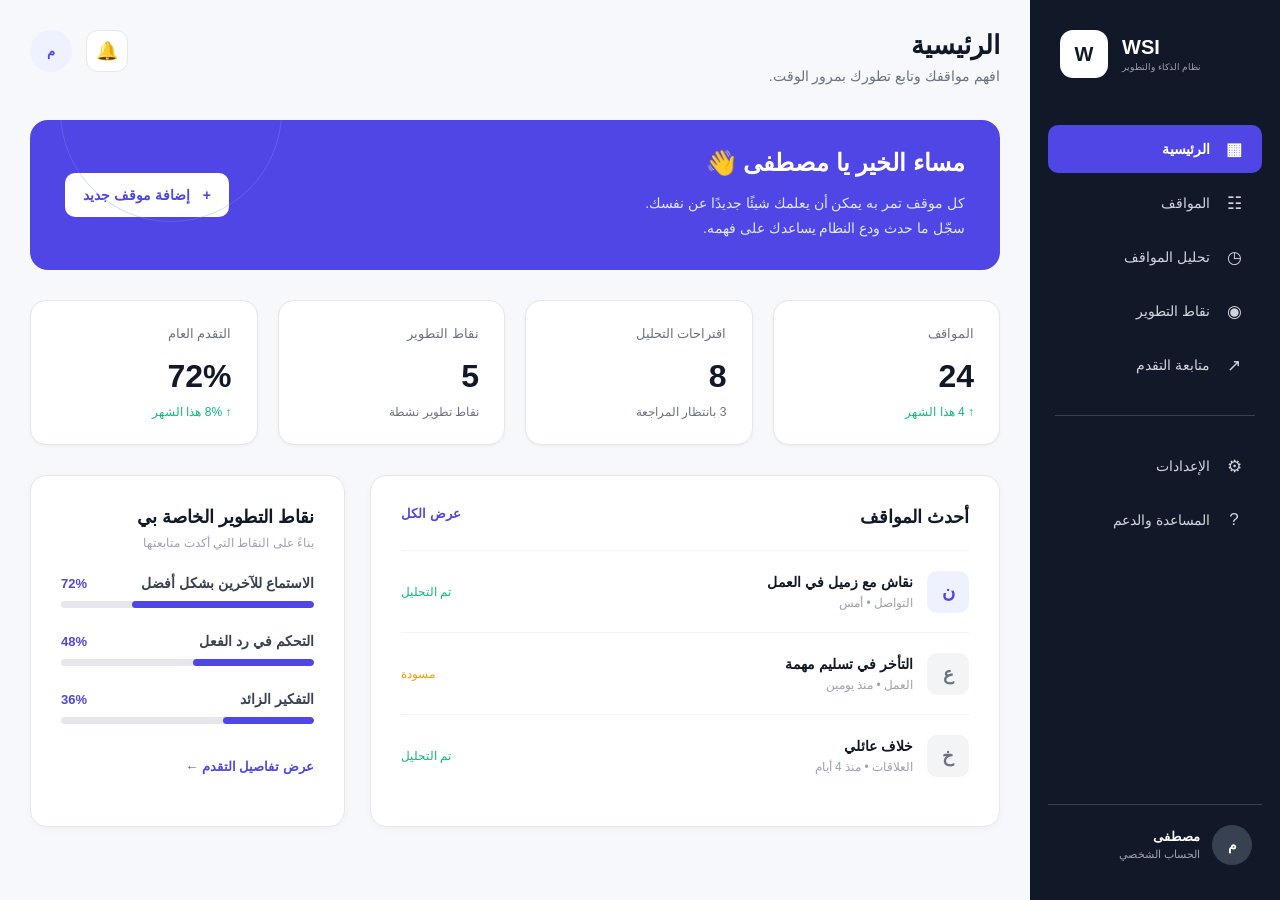
<file: index.html>
<!DOCTYPE html>
<html lang="ar" dir="rtl">

<head>
    <meta charset="UTF-8">

    <meta
        name="viewport"
        content="width=device-width, initial-scale=1.0"
    >

    <title>WSI - نظام التطوير والمهارات</title>

    <link
        rel="stylesheet"
        href="css/style.css"
    >
</head>

<body>

    <!-- =========================================
         APP
         ========================================= -->

    <div class="app">

        <!-- =====================================
             SIDEBAR
             ===================================== -->

        <aside class="sidebar">

            <!-- Logo -->

            <div class="sidebar-logo">

                <div class="logo-box">
                    W
                </div>

                <div class="logo-text">

                    <strong>WSI</strong>

                    <span>
                        نظام الذكاء والتطوير
                    </span>

                </div>

            </div>


            <!-- Navigation -->

            <nav class="sidebar-nav">

                <a
                    href="index.html"
                    class="nav-item active"
                >

                    <span class="nav-icon">
                        ▦
                    </span>

                    <span>
                        الرئيسية
                    </span>

                </a>


                <a
                    href="pages/situations.html"
                    class="nav-item"
                >

                    <span class="nav-icon">
                        ☷
                    </span>

                    <span>
                        المواقف
                    </span>

                </a>


                <a
                    href="pages/ai-analysis.html"
                    class="nav-item"
                >

                    <span class="nav-icon">
                        ◷
                    </span>

                    <span>
                        تحليل المواقف
                    </span>

                </a>


                <a
                    href="pages/my-weaknesses.html"
                    class="nav-item"
                >

                    <span class="nav-icon">
                        ◉
                    </span>

                    <span>
                        نقاط التطوير
                    </span>

                </a>


                <a
                    href="pages/progress.html"
                    class="nav-item"
                >

                    <span class="nav-icon">
                        ↗
                    </span>

                    <span>
                        متابعة التقدم
                    </span>

                </a>


                <div class="nav-divider"></div>


                <a
                    href="#"
                    class="nav-item"
                >

                    <span class="nav-icon">
                        ⚙
                    </span>

                    <span>
                        الإعدادات
                    </span>

                </a>


                <a
                    href="#"
                    class="nav-item"
                >

                    <span class="nav-icon">
                        ?
                    </span>

                    <span>
                        المساعدة والدعم
                    </span>

                </a>

            </nav>


            <!-- User -->

            <div class="sidebar-user">

                <div class="user-avatar">
                    م
                </div>

                <div class="user-info">

                    <strong>
                        مصطفى
                    </strong>

                    <span>
                        الحساب الشخصي
                    </span>

                </div>

            </div>

        </aside>


        <!-- =====================================
             MAIN
             ===================================== -->

        <main class="main-content">


            <!-- =================================
                 HEADER
                 ================================= -->

            <header class="top-header">

                <div class="header-text">

                    <h1>
                        الرئيسية
                    </h1>

                    <p>
                        افهم مواقفك وتابع تطورك بمرور الوقت.
                    </p>

                </div>


                <div class="header-actions">

                    <button
                        class="icon-button"
                        aria-label="الإشعارات"
                    >
                        🔔
                    </button>

                    <div class="header-avatar">
                        م
                    </div>

                </div>

            </header>


            <!-- =================================
                 WELCOME
                 ================================= -->

            <section class="welcome-card">

                <div class="welcome-content">

                    <h2>
                        مساء الخير يا مصطفى 👋
                    </h2>

                    <p>
                        كل موقف تمر به يمكن أن يعلمك شيئًا جديدًا عن نفسك.
                    </p>

                    <p>
                        سجّل ما حدث ودع النظام يساعدك على فهمه.
                    </p>

                </div>


                <button class="btn btn-light">

                    <span>
                        +
                    </span>

                    إضافة موقف جديد

                </button>

            </section>


            <!-- =================================
                 STATISTICS
                 ================================= -->

            <section class="stats-grid">


                <!-- Card -->

                <article class="stat-card">

                    <div class="stat-label">
                        المواقف
                    </div>

                    <div class="stat-value">
                        24
                    </div>

                    <div class="stat-change success">
                        ↑ 4 هذا الشهر
                    </div>

                </article>


                <!-- Card -->

                <article class="stat-card">

                    <div class="stat-label">
                        اقتراحات التحليل
                    </div>

                    <div class="stat-value">
                        8
                    </div>

                    <div class="stat-change">
                        3 بانتظار المراجعة
                    </div>

                </article>


                <!-- Card -->

                <article class="stat-card">

                    <div class="stat-label">
                        نقاط التطوير
                    </div>

                    <div class="stat-value">
                        5
                    </div>

                    <div class="stat-change">
                        نقاط تطوير نشطة
                    </div>

                </article>


                <!-- Card -->

                <article class="stat-card">

                    <div class="stat-label">
                        التقدم العام
                    </div>

                    <div class="stat-value">
                        72%
                    </div>

                    <div class="stat-change success">
                        ↑ 8% هذا الشهر
                    </div>

                </article>

            </section>


            <!-- =================================
                 LOWER GRID
                 ================================= -->

            <section class="dashboard-grid">


                <!-- =================================
                     RECENT SITUATIONS
                     ================================= -->

                <article class="card recent-card">

                    <div class="card-header">

                        <div>

                            <h2>
                                أحدث المواقف
                            </h2>

                        </div>

                        <a href="#">
                            عرض الكل
                        </a>

                    </div>


                    <div class="situation-list">


                        <!-- Situation -->

                        <div class="situation-item">

                            <div class="situation-icon">
                                ن
                            </div>

                            <div class="situation-content">

                                <strong>
                                    نقاش مع زميل في العمل
                                </strong>

                                <span>
                                    التواصل • أمس
                                </span>

                            </div>

                            <span class="status success">
                                تم التحليل
                            </span>

                        </div>


                        <!-- Situation -->

                        <div class="situation-item">

                            <div class="situation-icon muted">
                                ع
                            </div>

                            <div class="situation-content">

                                <strong>
                                    التأخر في تسليم مهمة
                                </strong>

                                <span>
                                    العمل • منذ يومين
                                </span>

                            </div>

                            <span class="status warning">
                                مسودة
                            </span>

                        </div>


                        <!-- Situation -->

                        <div class="situation-item">

                            <div class="situation-icon muted">
                                خ
                            </div>

                            <div class="situation-content">

                                <strong>
                                    خلاف عائلي
                                </strong>

                                <span>
                                    العلاقات • منذ 4 أيام
                                </span>

                            </div>

                            <span class="status success">
                                تم التحليل
                            </span>

                        </div>

                    </div>

                </article>


                <!-- =================================
                     DEVELOPMENT AREAS
                     ================================= -->

                <article class="card development-card">

                    <div class="card-header">

                        <div>

                            <h2>
                                نقاط التطوير الخاصة بي
                            </h2>

                            <p>
                                بناءً على النقاط التي أكدت متابعتها
                            </p>

                        </div>

                    </div>


                    <!-- Development -->

                    <div class="development-item">

                        <div class="development-title">

                            <strong>
                                الاستماع للآخرين بشكل أفضل
                            </strong>

                            <span>
                                72%
                            </span>

                        </div>

                        <div class="progress">

                            <div
                                class="progress-bar"
                                style="width:72%"
                            ></div>

                        </div>

                    </div>


                    <!-- Development -->

                    <div class="development-item">

                        <div class="development-title">

                            <strong>
                                التحكم في رد الفعل
                            </strong>

                            <span>
                                48%
                            </span>

                        </div>

                        <div class="progress">

                            <div
                                class="progress-bar"
                                style="width:48%"
                            ></div>

                        </div>

                    </div>


                    <!-- Development -->

                    <div class="development-item">

                        <div class="development-title">

                            <strong>
                                التفكير الزائد
                            </strong>

                            <span>
                                36%
                            </span>

                        </div>

                        <div class="progress">

                            <div
                                class="progress-bar"
                                style="width:36%"
                            ></div>

                        </div>

                    </div>


                    <a
                        href="#"
                        class="progress-link"
                    >
                        عرض تفاصيل التقدم ←
                    </a>

                </article>

            </section>

        </main>

    </div>


    <script src="js/app.js"></script>

</body>

</html>
</file>
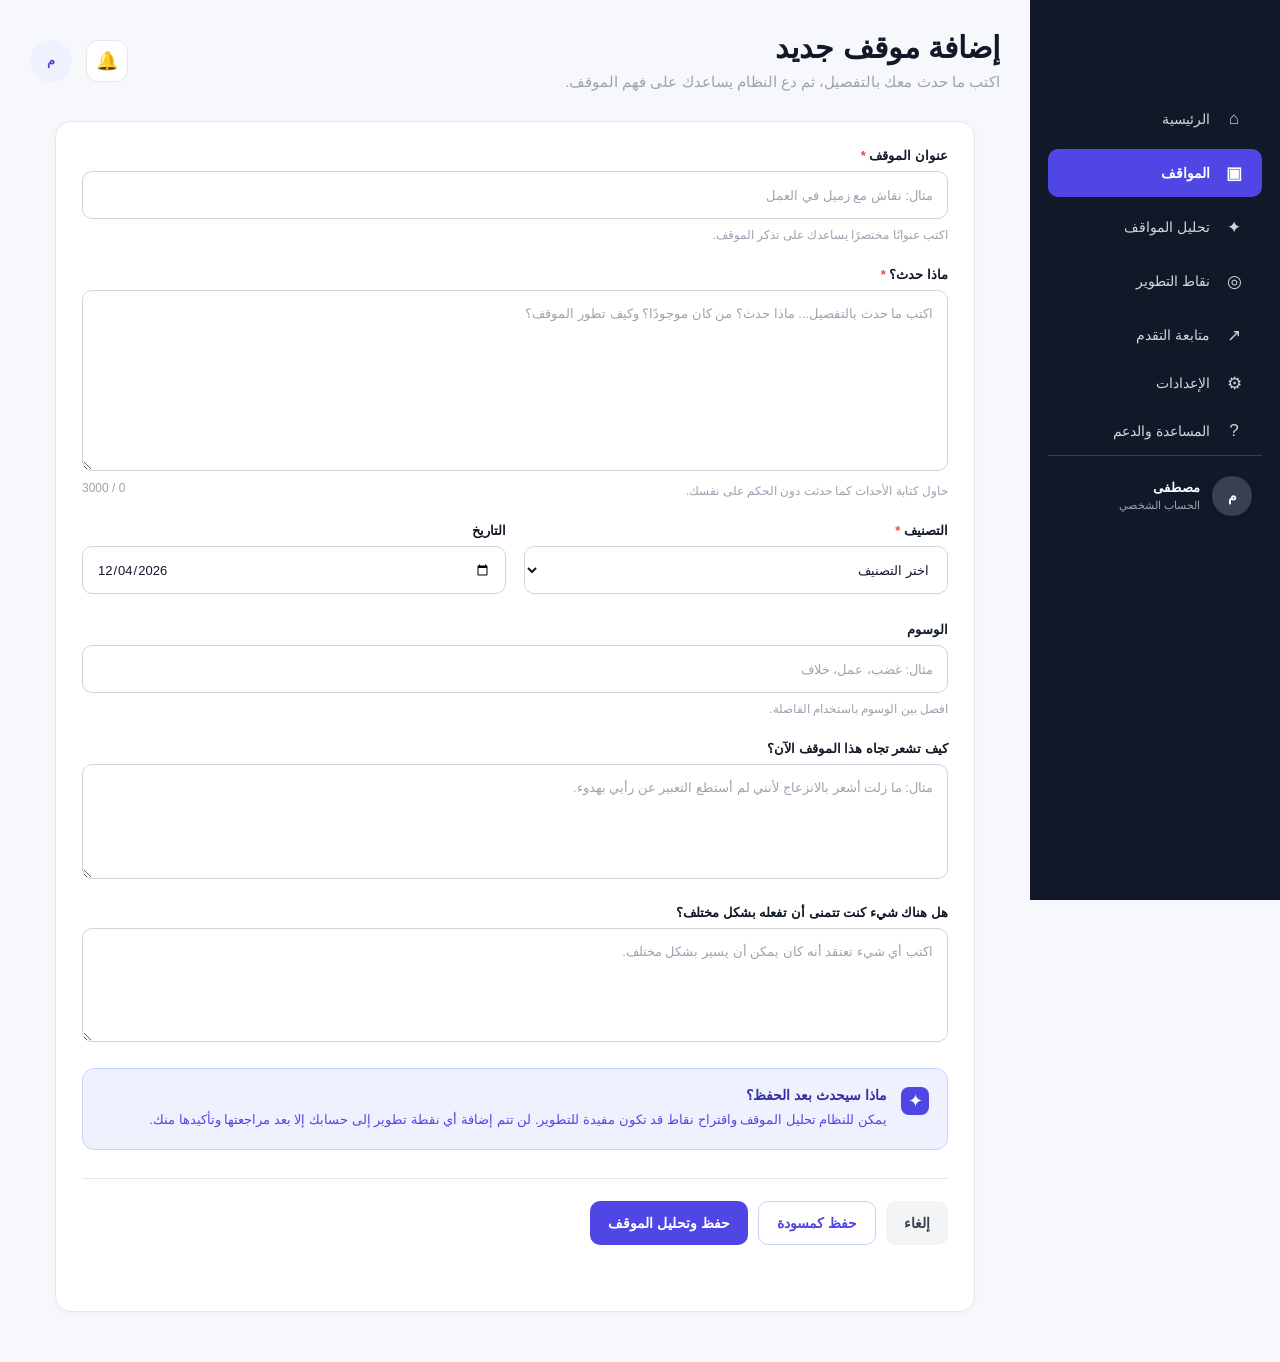
<file: pages/add-situation-2.html>
<!DOCTYPE html>
<html lang="ar" dir="rtl">

<head>
    <meta charset="UTF-8">

    <meta
        name="viewport"
        content="width=device-width, initial-scale=1.0"
    >

    <title>WSI - إضافة موقف</title>

    <link
        rel="stylesheet"
        href="../css/style.css"
    >
</head>


<body>

<div class="app-layout">

    <!-- =====================================
         Sidebar
    ====================================== -->

    <aside class="sidebar">

        <div class="sidebar-logo">

            <div class="logo-mark">
                W
            </div>

            <span>
                WSI
            </span>

        </div>


        <nav class="sidebar-nav">

            <a
                href="../index.html"
                class="nav-item"
            >
                <span class="nav-icon">⌂</span>
                <span>الرئيسية</span>
            </a>


            <a
                href="situations.html"
                class="nav-item active"
            >
                <span class="nav-icon">▣</span>
                <span>المواقف</span>
            </a>


            <a
                href="ai-analysis.html"
                class="nav-item"
            >
                <span class="nav-icon">✦</span>
                <span>تحليل المواقف</span>
            </a>


            <a
                href="my-weaknesses.html"
                class="nav-item"
            >
                <span class="nav-icon">◎</span>
                <span>نقاط التطوير</span>
            </a>


            <a
                href="progress.html"
                class="nav-item"
            >
                <span class="nav-icon">↗</span>
                <span>متابعة التقدم</span>
            </a>

        </nav>


        <div class="sidebar-bottom">

            <a
                href="#"
                class="nav-item"
            >
                <span class="nav-icon">⚙</span>
                <span>الإعدادات</span>
            </a>


            <a
                href="#"
                class="nav-item"
            >
                <span class="nav-icon">?</span>
                <span>المساعدة والدعم</span>
            </a>


            <div class="sidebar-user">

                <div class="user-avatar">
                    م
                </div>

                <div class="user-info">

                    <strong>
                        مصطفى
                    </strong>

                    <span>
                        الحساب الشخصي
                    </span>

                </div>

            </div>

        </div>

    </aside>


    <!-- =====================================
         Main Content
    ====================================== -->

    <main class="main-content">

        <!-- Header -->

        <header class="page-header">

            <div>

                <h1>
                    إضافة موقف جديد
                </h1>

                <p>
                    اكتب ما حدث معك بالتفصيل، ثم دع النظام يساعدك على فهم الموقف.
                </p>

            </div>


            <div class="header-actions">

                <button
                    class="icon-button"
                    type="button"
                >
                    🔔
                </button>


                <div class="header-avatar">
                    م
                </div>

            </div>

        </header>


        <!-- =====================================
             Form
        ====================================== -->

        <section class="form-card">

            <form id="situationForm">

                <!-- What happened -->

                <div class="form-group">

                    <label for="situationTitle">
                        عنوان الموقف
                        <span class="required">*</span>
                    </label>

                    <input
                        id="situationTitle"
                        name="title"
                        type="text"
                        placeholder="مثال: نقاش مع زميل في العمل"
                        maxlength="150"
                    >

                    <small>
                        اكتب عنوانًا مختصرًا يساعدك على تذكر الموقف.
                    </small>

                    <div
                        class="field-error"
                        id="titleError"
                    ></div>

                </div>


                <!-- Details -->

                <div class="form-group">

                    <label for="situationDescription">
                        ماذا حدث؟
                        <span class="required">*</span>
                    </label>

                    <textarea
                        id="situationDescription"
                        name="description"
                        rows="7"
                        maxlength="3000"
                        placeholder="اكتب ما حدث بالتفصيل... ماذا حدث؟ من كان موجودًا؟ وكيف تطور الموقف؟"
                    ></textarea>

                    <div class="textarea-footer">

                        <small>
                            حاول كتابة الأحداث كما حدثت دون الحكم على نفسك.
                        </small>

                        <span id="characterCount">
                            0 / 3000
                        </span>

                    </div>

                    <div
                        class="field-error"
                        id="descriptionError"
                    ></div>

                </div>


                <!-- Category -->

                <div class="form-row">

                    <div class="form-group">

                        <label for="category">
                            التصنيف
                            <span class="required">*</span>
                        </label>

                        <select
                            id="category"
                            name="category"
                        >

                            <option value="">
                                اختر التصنيف
                            </option>

                            <option value="communication">
                                التواصل
                            </option>

                            <option value="relationships">
                                العلاقات
                            </option>

                            <option value="work">
                                العمل
                            </option>

                            <option value="social">
                                اجتماعي
                            </option>

                            <option value="self">
                                شخصي
                            </option>

                            <option value="other">
                                أخرى
                            </option>

                        </select>

                        <div
                            class="field-error"
                            id="categoryError"
                        ></div>

                    </div>


                    <!-- Date -->

                    <div class="form-group">

                        <label for="situationDate">
                            التاريخ
                        </label>

                        <input
                            id="situationDate"
                            name="date"
                            type="date"
                        >

                    </div>

                </div>


                <!-- Tags -->

                <div class="form-group">

                    <label for="tags">
                        الوسوم
                    </label>

                    <input
                        id="tags"
                        name="tags"
                        type="text"
                        placeholder="مثال: غضب، عمل، خلاف"
                    >

                    <small>
                        افصل بين الوسوم باستخدام الفاصلة.
                    </small>

                </div>


                <!-- Feeling -->

                <div class="form-group">

                    <label for="feeling">
                        كيف تشعر تجاه هذا الموقف الآن؟
                    </label>

                    <textarea
                        id="feeling"
                        name="feeling"
                        rows="4"
                        maxlength="1000"
                        placeholder="مثال: ما زلت أشعر بالانزعاج لأنني لم أستطع التعبير عن رأيي بهدوء."
                    ></textarea>

                </div>


                <!-- Reflection -->

                <div class="form-group">

                    <label for="reflection">
                        هل هناك شيء كنت تتمنى أن تفعله بشكل مختلف؟
                    </label>

                    <textarea
                        id="reflection"
                        name="reflection"
                        rows="4"
                        maxlength="1000"
                        placeholder="اكتب أي شيء تعتقد أنه كان يمكن أن يسير بشكل مختلف."
                    ></textarea>

                </div>


                <!-- AI Notice -->

                <div class="ai-notice">

                    <div class="ai-notice-icon">
                        ✦
                    </div>

                    <div>

                        <strong>
                            ماذا سيحدث بعد الحفظ؟
                        </strong>

                        <p>
                            يمكن للنظام تحليل الموقف واقتراح نقاط قد تكون مفيدة للتطوير.
                            لن تتم إضافة أي نقطة تطوير إلى حسابك إلا بعد مراجعتها وتأكيدها منك.
                        </p>

                    </div>

                </div>


                <!-- Actions -->

                <div class="form-actions">

                    <a
                        href="situations.html"
                        class="btn btn-secondary"
                    >
                        إلغاء
                    </a>


                    <button
                        type="button"
                        id="saveDraftButton"
                        class="btn btn-outline"
                    >
                        حفظ كمسودة
                    </button>


                    <button
                        type="submit"
                        class="btn btn-primary"
                    >
                        حفظ وتحليل الموقف
                    </button>

                </div>

            </form>

        </section>

    </main>

</div>


<script src="../js/app.js"></script>

<script src="../js/add-situation.js"></script>

</body>

</html>
</file>
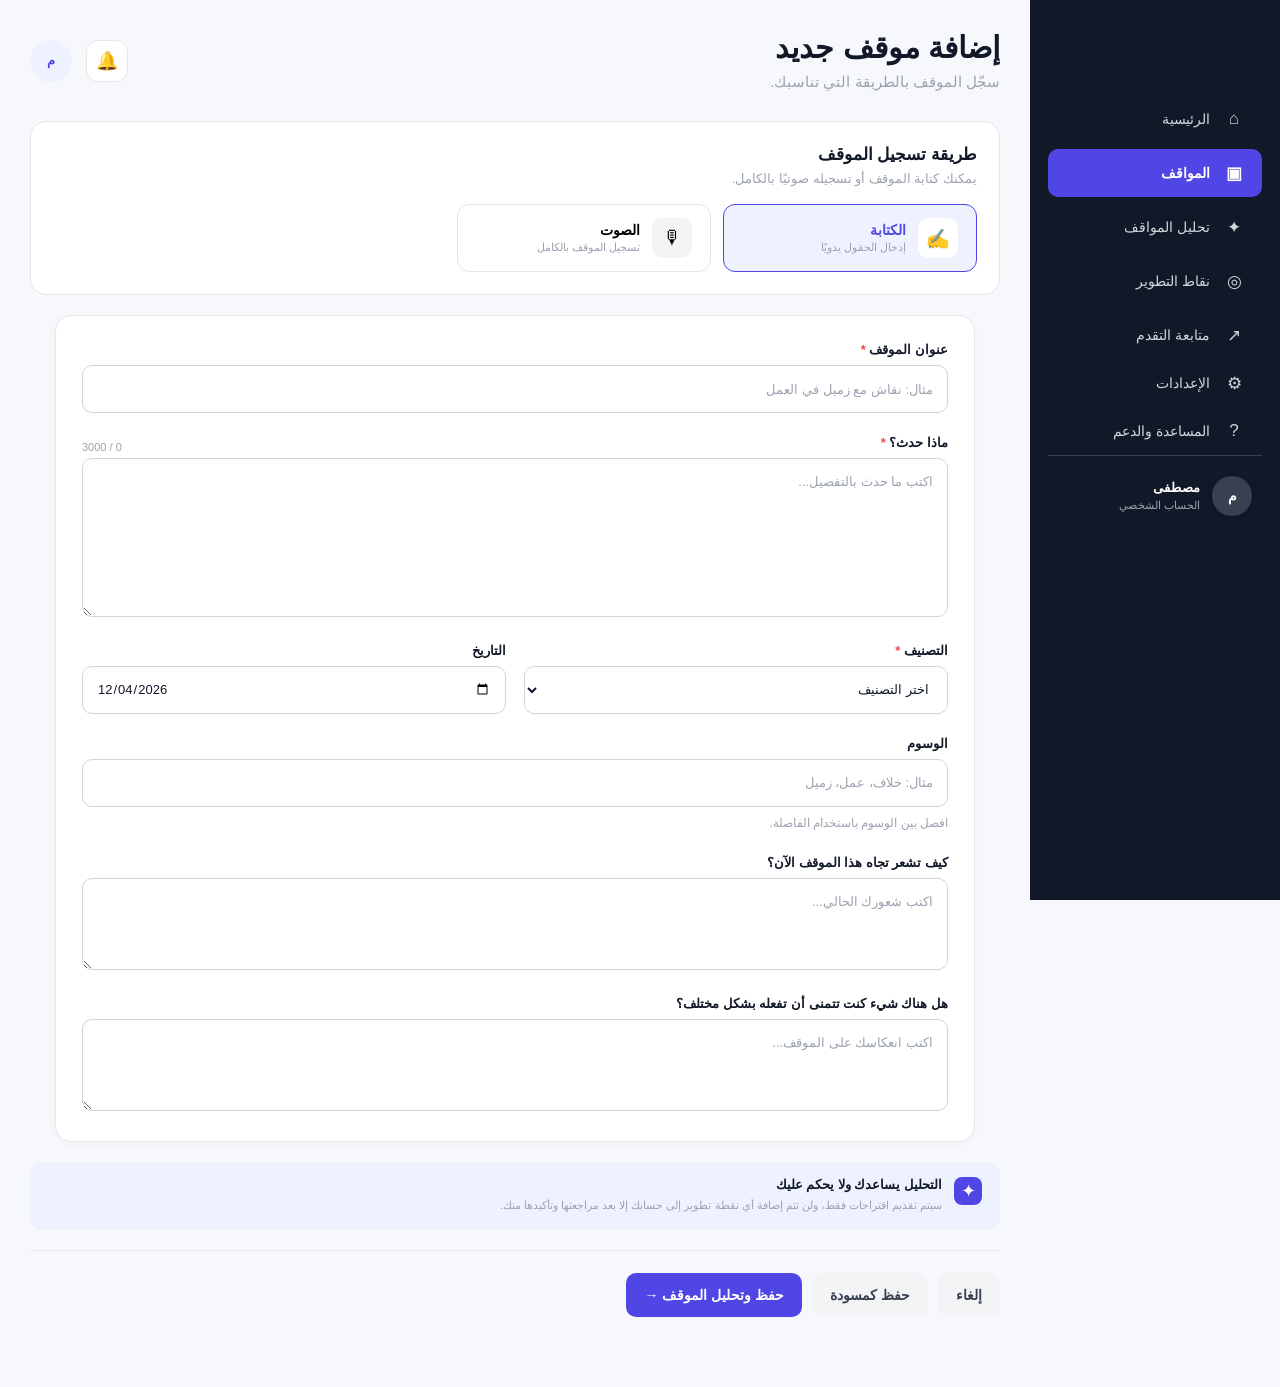
<file: pages/add-situation.html>
<!DOCTYPE html>
<html lang="ar" dir="rtl">

<head>
    <meta charset="UTF-8">

    <meta
        name="viewport"
        content="width=device-width, initial-scale=1.0"
    >

    <title>WSI - إضافة موقف</title>

    <link
        rel="stylesheet"
        href="../css/style.css"
    >
</head>

<body>

<div class="app-layout">

    <!-- =========================================
         Sidebar
    ========================================== -->

    <aside class="sidebar">

        <div class="sidebar-logo">

            <div class="logo-mark">
                W
            </div>

            <span>WSI</span>

        </div>


        <nav class="sidebar-nav">

            <a
                href="../index.html"
                class="nav-item"
            >
                <span class="nav-icon">⌂</span>
                <span>الرئيسية</span>
            </a>


            <a
                href="situations.html"
                class="nav-item active"
            >
                <span class="nav-icon">▣</span>
                <span>المواقف</span>
            </a>


            <a
                href="ai-analysis.html"
                class="nav-item"
            >
                <span class="nav-icon">✦</span>
                <span>تحليل المواقف</span>
            </a>


            <a
                href="my-weaknesses.html"
                class="nav-item"
            >
                <span class="nav-icon">◎</span>
                <span>نقاط التطوير</span>
            </a>


            <a
                href="progress.html"
                class="nav-item"
            >
                <span class="nav-icon">↗</span>
                <span>متابعة التقدم</span>
            </a>

        </nav>


        <div class="sidebar-bottom">

            <a
                href="#"
                class="nav-item"
            >
                <span class="nav-icon">⚙</span>
                <span>الإعدادات</span>
            </a>


            <a
                href="#"
                class="nav-item"
            >
                <span class="nav-icon">?</span>
                <span>المساعدة والدعم</span>
            </a>


            <div class="sidebar-user">

                <div class="user-avatar">
                    م
                </div>

                <div class="user-info">

                    <strong>
                        مصطفى
                    </strong>

                    <span>
                        الحساب الشخصي
                    </span>

                </div>

            </div>

        </div>

    </aside>


    <!-- =========================================
         Main Content
    ========================================== -->

    <main class="main-content">

        <header class="page-header">

            <div>

                <h1>
                    إضافة موقف جديد
                </h1>

                <p>
                    سجّل الموقف بالطريقة التي تناسبك.
                </p>

            </div>


            <div class="header-actions">

                <button
                    class="icon-button"
                    type="button"
                >
                    🔔
                </button>

                <div class="header-avatar">
                    م
                </div>

            </div>

        </header>


        <!-- =====================================
             Input Method
        ====================================== -->

        <section class="input-method-card">

            <div class="input-method-header">

                <div>

                    <h2>
                        طريقة تسجيل الموقف
                    </h2>

                    <p>
                        يمكنك كتابة الموقف أو تسجيله صوتيًا بالكامل.
                    </p>

                </div>

            </div>


            <div class="input-method-switch">

                <button
                    type="button"
                    class="input-method active"
                    id="textModeButton"
                >

                    <span class="method-icon">
                        ✍
                    </span>

                    <span>

                        <strong>
                            الكتابة
                        </strong>

                        <small>
                            إدخال الحقول يدويًا
                        </small>

                    </span>

                </button>


                <button
                    type="button"
                    class="input-method"
                    id="audioModeButton"
                >

                    <span class="method-icon">
                        🎙
                    </span>

                    <span>

                        <strong>
                            الصوت
                        </strong>

                        <small>
                            تسجيل الموقف بالكامل
                        </small>

                    </span>

                </button>

            </div>

        </section>


        <!-- =====================================
             TEXT MODE
        ====================================== -->

        <section
            id="textMode"
            class="input-mode"
        >

            <div class="form-card">

                <!-- Title -->

                <div class="form-group">

                    <label for="situationTitle">
                        عنوان الموقف
                        <span>*</span>
                    </label>

                    <input
                        type="text"
                        id="situationTitle"
                        placeholder="مثال: نقاش مع زميل في العمل"
                        maxlength="150"
                    >

                </div>


                <!-- Description -->

                <div class="form-group">

                    <div class="label-row">

                        <label for="situationDescription">
                            ماذا حدث؟
                            <span>*</span>
                        </label>

                        <span
                            id="descriptionCounter"
                            class="character-counter"
                        >
                            0 / 3000
                        </span>

                    </div>

                    <textarea
                        id="situationDescription"
                        rows="6"
                        maxlength="3000"
                        placeholder="اكتب ما حدث بالتفصيل..."
                    ></textarea>

                </div>


                <!-- Category + Date -->

                <div class="form-row">

                    <div class="form-group">

                        <label for="situationCategory">
                            التصنيف
                            <span>*</span>
                        </label>

                        <select id="situationCategory">

                            <option value="">
                                اختر التصنيف
                            </option>

                            <option value="communication">
                                التواصل
                            </option>

                            <option value="relationships">
                                العلاقات
                            </option>

                            <option value="work">
                                العمل
                            </option>

                            <option value="social">
                                اجتماعي
                            </option>

                            <option value="self_control">
                                التحكم الذاتي
                            </option>

                        </select>

                    </div>


                    <div class="form-group">

                        <label for="situationDate">
                            التاريخ
                        </label>

                        <input
                            type="date"
                            id="situationDate"
                        >

                    </div>

                </div>


                <!-- Tags -->

                <div class="form-group">

                    <label for="situationTags">
                        الوسوم
                    </label>

                    <input
                        type="text"
                        id="situationTags"
                        placeholder="مثال: خلاف، عمل، زميل"
                    >

                    <small class="field-hint">
                        افصل بين الوسوم باستخدام الفاصلة.
                    </small>

                </div>


                <!-- Feeling -->

                <div class="form-group">

                    <label for="situationFeeling">
                        كيف تشعر تجاه هذا الموقف الآن؟
                    </label>

                    <textarea
                        id="situationFeeling"
                        rows="3"
                        placeholder="اكتب شعورك الحالي..."
                    ></textarea>

                </div>


                <!-- Reflection -->

                <div class="form-group">

                    <label for="situationReflection">
                        هل هناك شيء كنت تتمنى أن تفعله بشكل مختلف؟
                    </label>

                    <textarea
                        id="situationReflection"
                        rows="3"
                        placeholder="اكتب انعكاسك على الموقف..."
                    ></textarea>

                </div>

            </div>

        </section>


        <!-- =====================================
             AUDIO MODE
        ====================================== -->

        <section
            id="audioMode"
            class="input-mode hidden"
        >

            <div class="audio-card">

                <div class="audio-header">

                    <div class="audio-header-icon">
                        🎙
                    </div>

                    <div>

                        <h2>
                            تسجيل الموقف صوتيًا
                        </h2>

                        <p>
                            تحدث بحرية عن الموقف بدلًا من كتابة الحقول.
                        </p>

                    </div>

                </div>


                <!-- Recording Area -->

                <div
                    id="recordingArea"
                    class="recording-area"
                >

                    <div
                        id="microphoneCircle"
                        class="microphone-circle"
                    >
                        🎙
                    </div>


                    <div
                        id="recordingTimer"
                        class="recording-timer"
                    >
                        00:00
                    </div>


                    <h3 id="recordingTitle">
                        اضغط وابدأ في الحديث
                    </h3>


                    <p id="recordingDescription">
                        يمكنك ذكر ما حدث، شعورك،
                        وما كنت تتمنى فعله بشكل مختلف.
                    </p>


                    <button
                        type="button"
                        id="recordButton"
                        class="record-button"
                    >
                        <span id="recordButtonIcon">
                            ●
                        </span>

                        <span id="recordButtonText">
                            بدء التسجيل
                        </span>
                    </button>


                    <div class="audio-divider">

                        <span>
                            أو
                        </span>

                    </div>


                    <label
                        for="audioFileInput"
                        class="audio-upload-button"
                    >
                        📁 اختيار ملف صوتي
                    </label>

                    <input
                        type="file"
                        id="audioFileInput"
                        accept="audio/*"
                        hidden
                    >

                </div>


                <!-- Recorded Audio -->

                <div
                    id="audioPreview"
                    class="audio-preview hidden"
                >

                    <div class="audio-preview-header">

                        <strong>
                            التسجيل الصوتي
                        </strong>

                        <button
                            type="button"
                            id="deleteAudioButton"
                            class="delete-audio-button"
                        >
                            🗑 حذف
                        </button>

                    </div>


                    <audio
                        id="audioPlayer"
                        controls
                    ></audio>

                </div>


                <!-- Audio Notice -->

                <div class="audio-notice">

                    <div class="notice-icon">
                        i
                    </div>

                    <div>

                        <strong>
                            ماذا سيحدث بعد التسجيل؟
                        </strong>

                        <p>
                            سيتم تحويل الصوت إلى نص، ثم يمكنك
                            مراجعة النص وتعديله قبل تحليل الموقف.
                        </p>

                    </div>

                </div>

            </div>

        </section>


        <!-- =====================================
             AI Notice
        ====================================== -->

        <div class="ai-input-notice">

            <div class="ai-notice-icon">
                ✦
            </div>

            <div>

                <strong>
                    التحليل يساعدك ولا يحكم عليك
                </strong>

                <p>
                    سيتم تقديم اقتراحات فقط، ولن تتم إضافة أي
                    نقطة تطوير إلى حسابك إلا بعد مراجعتها وتأكيدها منك.
                </p>

            </div>

        </div>


        <!-- =====================================
             Actions
        ====================================== -->

        <div class="form-actions">

            <button
                type="button"
                id="cancelButton"
                class="btn btn-secondary"
            >
                إلغاء
            </button>


            <button
                type="button"
                id="saveDraftButton"
                class="btn btn-secondary"
            >
                حفظ كمسودة
            </button>


            <button
                type="button"
                id="saveAnalyzeButton"
                class="btn btn-primary"
            >
                حفظ وتحليل الموقف →
            </button>

        </div>

    </main>

</div>


<script src="../js/app.js"></script>
<script src="../js/add-situation.js"></script>

</body>
</html>
</file>
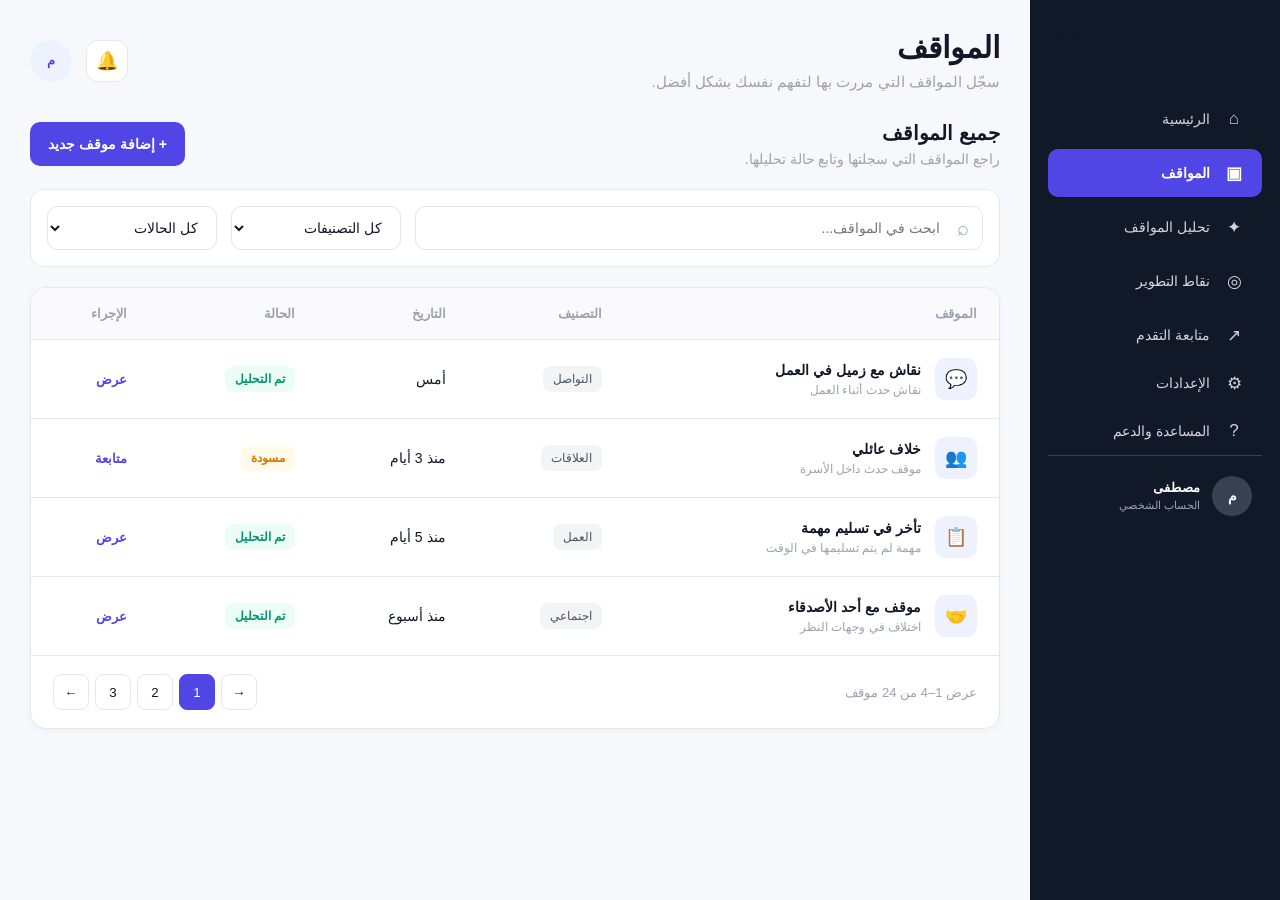
<file: pages/ai-analysis.html>
<!DOCTYPE html>
<html lang="ar" dir="rtl">

<head>
    <meta charset="UTF-8">

    <meta
        name="viewport"
        content="width=device-width, initial-scale=1.0"
    >

    <title>WSI - تحليل الموقف</title>

    <link
        rel="stylesheet"
        href="../css/style.css"
    >
</head>


<body>

<div class="app-layout">

    <!-- =====================================
         Sidebar
    ====================================== -->

    <aside class="sidebar">

        <div class="sidebar-logo">

            <div class="logo-mark">
                W
            </div>

            <span>WSI</span>

        </div>


        <nav class="sidebar-nav">

            <a
                href="../index.html"
                class="nav-item"
            >
                <span class="nav-icon">⌂</span>
                <span>الرئيسية</span>
            </a>


            <a
                href="situations.html"
                class="nav-item"
            >
                <span class="nav-icon">▣</span>
                <span>المواقف</span>
            </a>


            <a
                href="ai-analysis.html"
                class="nav-item active"
            >
                <span class="nav-icon">✦</span>
                <span>تحليل المواقف</span>
            </a>


            <a
                href="my-weaknesses.html"
                class="nav-item"
            >
                <span class="nav-icon">◎</span>
                <span>نقاط التطوير</span>
            </a>


            <a
                href="progress.html"
                class="nav-item"
            >
                <span class="nav-icon">↗</span>
                <span>متابعة التقدم</span>
            </a>

        </nav>


        <div class="sidebar-bottom">

            <a href="#" class="nav-item">
                <span class="nav-icon">⚙</span>
                <span>الإعدادات</span>
            </a>

            <a href="#" class="nav-item">
                <span class="nav-icon">?</span>
                <span>المساعدة والدعم</span>
            </a>


            <div class="sidebar-user">

                <div class="user-avatar">
                    م
                </div>

                <div class="user-info">

                    <strong>
                        مصطفى
                    </strong>

                    <span>
                        الحساب الشخصي
                    </span>

                </div>

            </div>

        </div>

    </aside>


    <!-- =====================================
         Main
    ====================================== -->

    <main class="main-content">

        <header class="page-header">

            <div>

                <h1>
                    تحليل الموقف
                </h1>

                <p>
                    يتم تحليل الموقف لاستخراج مؤشرات قد تساعدك على التطور.
                </p>

            </div>


            <div class="header-actions">

                <button
                    class="icon-button"
                    type="button"
                >
                    🔔
                </button>


                <div class="header-avatar">
                    م
                </div>

            </div>

        </header>


        <!-- =====================================
             Analysis Container
        ====================================== -->

        <section class="analysis-container">

            <!-- Progress -->

            <div class="analysis-progress">

                <div class="analysis-progress-top">

                    <span>
                        تحليل الموقف
                    </span>

                    <strong id="analysisPercent">
                        0%
                    </strong>

                </div>


                <div class="analysis-progress-track">

                    <div
                        class="analysis-progress-fill"
                        id="analysisProgressFill"
                    ></div>

                </div>

            </div>


            <!-- Main Analysis Card -->

            <div class="analysis-card">

                <div class="analysis-icon">

                    <span id="analysisIcon">
                        ✦
                    </span>

                </div>


                <h2 id="analysisTitle">
                    جارٍ تحليل الموقف
                </h2>


                <p id="analysisDescription">

                    يقوم النظام بفهم تفاصيل الموقف واستخراج
                    مؤشرات قد تكون مفيدة لك.

                </p>


                <!-- Steps -->

                <div class="analysis-steps">

                    <div
                        class="analysis-step"
                        id="step1"
                    >

                        <div class="step-icon">
                            ✓
                        </div>

                        <div>

                            <strong>
                                فهم تفاصيل الموقف
                            </strong>

                            <span>
                                قراءة السياق والأحداث المسجلة
                            </span>

                        </div>

                    </div>


                    <div
                        class="analysis-step"
                        id="step2"
                    >

                        <div class="step-icon">
                            2
                        </div>

                        <div>

                            <strong>
                                استخراج المؤشرات
                            </strong>

                            <span>
                                البحث عن أنماط قد تكون مرتبطة بالموقف
                            </span>

                        </div>

                    </div>


                    <div
                        class="analysis-step"
                        id="step3"
                    >

                        <div class="step-icon">
                            3
                        </div>

                        <div>

                            <strong>
                                إعداد الاقتراحات
                            </strong>

                            <span>
                                تجهيز نقاط يمكن مراجعتها من جانبك
                            </span>

                        </div>

                    </div>

                </div>


                <!-- Notice -->

                <div class="analysis-notice">

                    <div class="analysis-notice-icon">
                        ⓘ
                    </div>

                    <div>

                        <strong>
                            ملاحظة مهمة
                        </strong>

                        <p>
                            التحليل يقدم اقتراحات فقط.
                            ولن تتم إضافة أي نقطة تطوير إلى حسابك
                            إلا بعد مراجعتها وتأكيدها منك.
                        </p>

                    </div>

                </div>

            </div>

        </section>

    </main>

</div>


<script src="../js/app.js"></script>

<script src="../js/ai-analysis.js"></script>

</body>

</html>
</file>
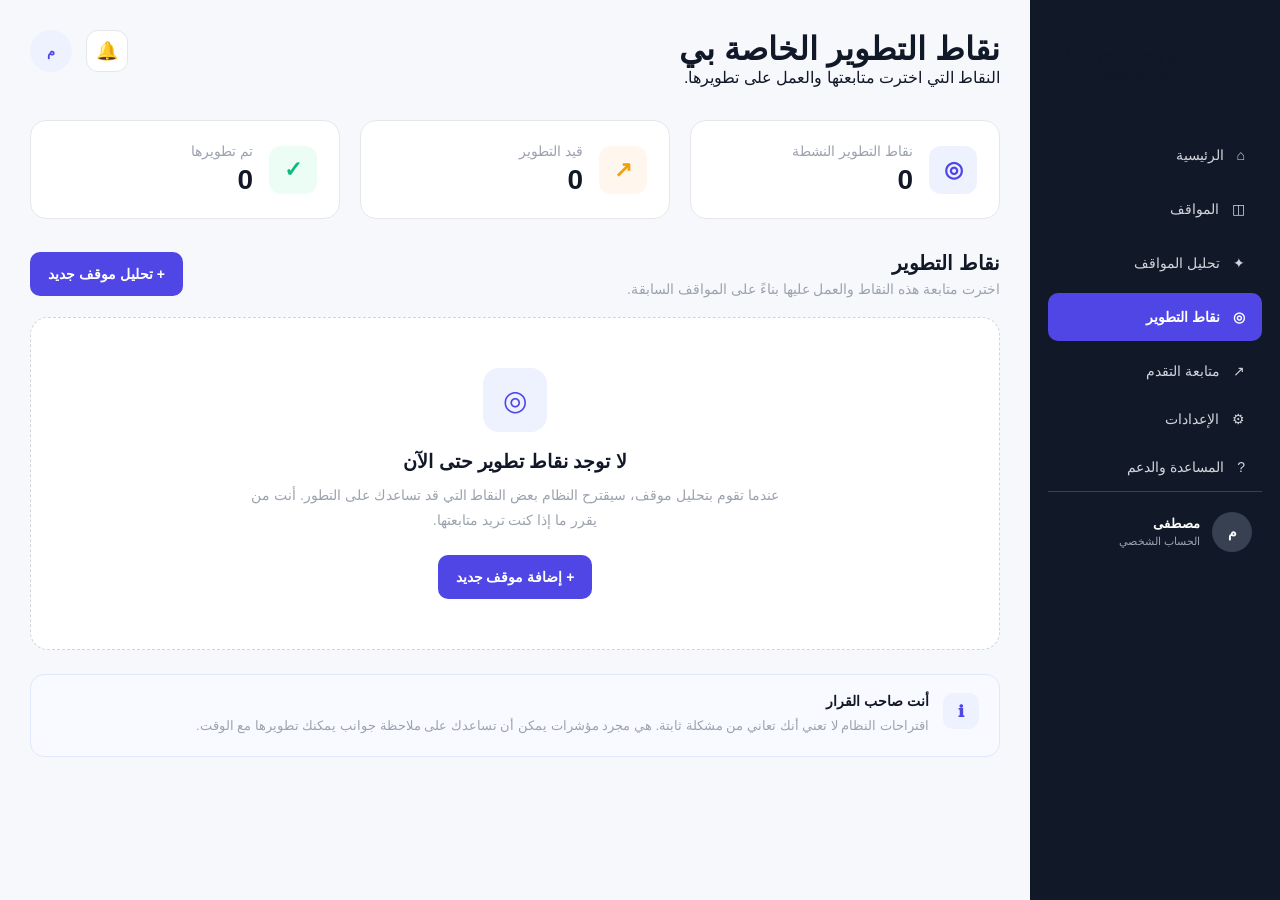
<file: pages/my-weaknesses.html>
<!DOCTYPE html>
<html lang="ar" dir="rtl">
<head>
    <meta charset="UTF-8">
    <meta name="viewport" content="width=device-width, initial-scale=1.0">

    <title>نقاط التطوير الخاصة بي | WSI</title>

    <link rel="stylesheet" href="../css/style.css">
</head>

<body>

<div class="app-layout">

    <!-- ================= SIDEBAR ================= -->
    <aside class="sidebar">

        <div class="sidebar-logo">
            <div class="logo-icon">W</div>

            <div>
                <div class="logo-title">WSI</div>
                <div class="logo-subtitle">Weakness & Skill Intelligence</div>
            </div>
        </div>

        <nav class="sidebar-nav">

            <a href="../index.html" class="nav-item">
                <span>⌂</span>
                <span>الرئيسية</span>
            </a>

            <a href="situations.html" class="nav-item">
                <span>◫</span>
                <span>المواقف</span>
            </a>

            <a href="ai-analysis.html" class="nav-item">
                <span>✦</span>
                <span>تحليل المواقف</span>
            </a>

            <a href="my-weaknesses.html" class="nav-item active">
                <span>◎</span>
                <span>نقاط التطوير</span>
            </a>

            <a href="progress.html" class="nav-item">
                <span>↗</span>
                <span>متابعة التقدم</span>
            </a>

        </nav>

        <div class="sidebar-bottom">

            <a href="#" class="nav-item">
                <span>⚙</span>
                <span>الإعدادات</span>
            </a>

            <a href="#" class="nav-item">
                <span>?</span>
                <span>المساعدة والدعم</span>
            </a>

            <div class="sidebar-user">

                <div class="user-avatar">
                    م
                </div>

                <div class="user-info">
                    <strong>مصطفى</strong>
                    <span>الحساب الشخصي</span>
                </div>

            </div>

        </div>

    </aside>


    <!-- ================= MAIN ================= -->
    <main class="main-content">

        <!-- Header -->
        <header class="top-header">

            <div class="page-heading">

                <h1>نقاط التطوير الخاصة بي</h1>

                <p>
                    النقاط التي اخترت متابعتها والعمل على تطويرها.
                </p>

            </div>

            <div class="header-actions">

                <button class="icon-button">
                    🔔
                </button>

                <div class="header-avatar">
                    م
                </div>

            </div>

        </header>


        <!-- ================= PAGE ================= -->
        <section class="page-content">


            <!-- ================= SUMMARY ================= -->

            <div class="development-summary">

                <div class="summary-card">

                    <div class="summary-icon purple">
                        ◎
                    </div>

                    <div>
                        <span class="summary-label">
                            نقاط التطوير النشطة
                        </span>

                        <strong id="activeCount">
                            0
                        </strong>
                    </div>

                </div>


                <div class="summary-card">

                    <div class="summary-icon orange">
                        ↗
                    </div>

                    <div>
                        <span class="summary-label">
                            قيد التطوير
                        </span>

                        <strong id="inDevelopmentCount">
                            0
                        </strong>
                    </div>

                </div>


                <div class="summary-card">

                    <div class="summary-icon green">
                        ✓
                    </div>

                    <div>
                        <span class="summary-label">
                            تم تطويرها
                        </span>

                        <strong id="improvedCount">
                            0
                        </strong>

                    </div>

                </div>

            </div>


            <!-- ================= SECTION HEADER ================= -->

            <div class="section-header">

                <div>

                    <h2>
                        نقاط التطوير
                    </h2>

                    <p>
                        اخترت متابعة هذه النقاط والعمل عليها بناءً على المواقف السابقة.
                    </p>

                </div>

                <a href="situations.html" class="btn btn-primary">
                    + تحليل موقف جديد
                </a>

            </div>


            <!-- ================= DEVELOPMENT AREAS ================= -->

            <div
                id="developmentAreasContainer"
                class="development-areas-grid"
            >

                <!-- JavaScript will generate cards here -->

            </div>


            <!-- ================= EMPTY STATE ================= -->

            <div
                id="emptyDevelopmentState"
                class="empty-development-state"
                style="display:none;"
            >

                <div class="empty-icon">
                    ◎
                </div>

                <h3>
                    لا توجد نقاط تطوير حتى الآن
                </h3>

                <p>
                    عندما تقوم بتحليل موقف، سيقترح النظام بعض النقاط التي
                    قد تساعدك على التطور. أنت من يقرر ما إذا كنت تريد متابعتها.
                </p>

                <a
                    href="add-situation.html"
                    class="btn btn-primary"
                >
                    + إضافة موقف جديد
                </a>

            </div>


            <!-- ================= INFORMATION ================= -->

            <div class="development-info-card">

                <div class="info-icon">
                    ℹ
                </div>

                <div>

                    <h3>
                        أنت صاحب القرار
                    </h3>

                    <p>
                        اقتراحات النظام لا تعني أنك تعاني من مشكلة ثابتة.
                        هي مجرد مؤشرات يمكن أن تساعدك على ملاحظة جوانب
                        يمكنك تطويرها مع الوقت.
                    </p>

                </div>

            </div>

        </section>

    </main>

</div>


<script src="../js/app.js"></script>
<script src="../js/my-weaknesses.js"></script>

</body>
</html>
</file>
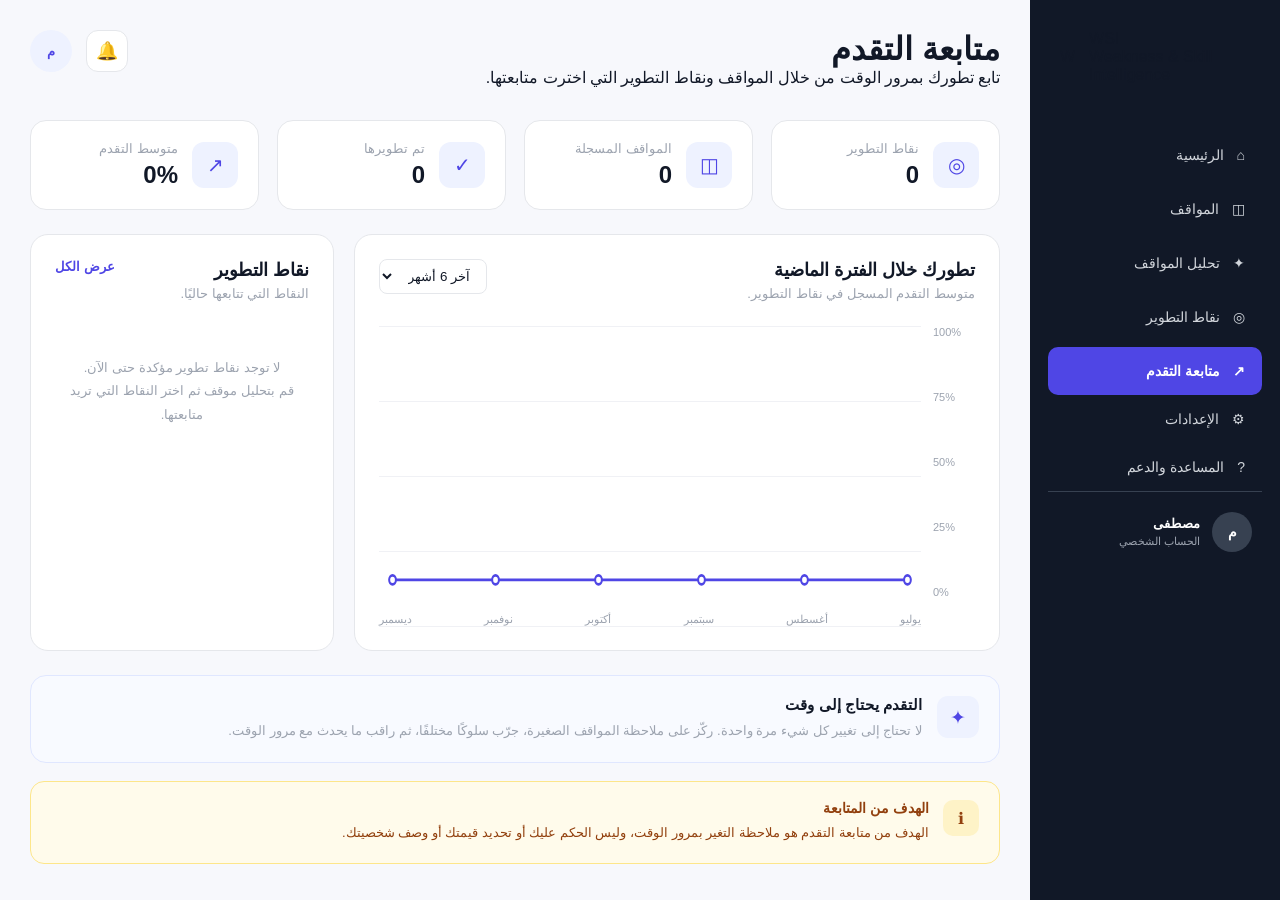
<file: pages/progress.html>
<!DOCTYPE html>
<html lang="ar" dir="rtl">

<head>
    <meta charset="UTF-8">
    <meta name="viewport" content="width=device-width, initial-scale=1.0">

    <title>متابعة التقدم | WSI</title>

    <link rel="stylesheet" href="../css/style.css">
</head>

<body>

<div class="app-layout">

    <!-- ================= SIDEBAR ================= -->

    <aside class="sidebar">

        <div class="sidebar-logo">

            <div class="logo-icon">
                W
            </div>

            <div>
                <div class="logo-title">
                    WSI
                </div>

                <div class="logo-subtitle">
                    Weakness & Skill Intelligence
                </div>
            </div>

        </div>


        <nav class="sidebar-nav">

            <a href="../index.html" class="nav-item">
                <span>⌂</span>
                <span>الرئيسية</span>
            </a>

            <a href="situations.html" class="nav-item">
                <span>◫</span>
                <span>المواقف</span>
            </a>

            <a href="ai-analysis.html" class="nav-item">
                <span>✦</span>
                <span>تحليل المواقف</span>
            </a>

            <a href="my-weaknesses.html" class="nav-item">
                <span>◎</span>
                <span>نقاط التطوير</span>
            </a>

            <a href="progress.html" class="nav-item active">
                <span>↗</span>
                <span>متابعة التقدم</span>
            </a>

        </nav>


        <div class="sidebar-bottom">

            <a href="#" class="nav-item">
                <span>⚙</span>
                <span>الإعدادات</span>
            </a>

            <a href="#" class="nav-item">
                <span>?</span>
                <span>المساعدة والدعم</span>
            </a>


            <div class="sidebar-user">

                <div class="user-avatar">
                    م
                </div>

                <div class="user-info">

                    <strong>
                        مصطفى
                    </strong>

                    <span>
                        الحساب الشخصي
                    </span>

                </div>

            </div>

        </div>

    </aside>


    <!-- ================= MAIN ================= -->

    <main class="main-content">


        <!-- ================= HEADER ================= -->

        <header class="top-header">

            <div class="page-heading">

                <h1>
                    متابعة التقدم
                </h1>

                <p>
                    تابع تطورك بمرور الوقت من خلال المواقف
                    ونقاط التطوير التي اخترت متابعتها.
                </p>

            </div>


            <div class="header-actions">

                <button class="icon-button">
                    🔔
                </button>

                <div class="header-avatar">
                    م
                </div>

            </div>

        </header>


        <!-- ================= CONTENT ================= -->

        <section class="page-content">


            <!-- ================= SUMMARY ================= -->

            <div class="progress-summary">


                <div class="progress-summary-card">

                    <div class="progress-summary-icon">
                        ◎
                    </div>

                    <div>

                        <span>
                            نقاط التطوير
                        </span>

                        <strong id="totalAreas">
                            0
                        </strong>

                    </div>

                </div>


                <div class="progress-summary-card">

                    <div class="progress-summary-icon">
                        ◫
                    </div>

                    <div>

                        <span>
                            المواقف المسجلة
                        </span>

                        <strong id="totalSituations">
                            0
                        </strong>

                    </div>

                </div>


                <div class="progress-summary-card">

                    <div class="progress-summary-icon">
                        ✓
                    </div>

                    <div>

                        <span>
                            تم تطويرها
                        </span>

                        <strong id="totalImproved">
                            0
                        </strong>

                    </div>

                </div>


                <div class="progress-summary-card">

                    <div class="progress-summary-icon">
                        ↗
                    </div>

                    <div>

                        <span>
                            متوسط التقدم
                        </span>

                        <strong id="overallProgress">
                            0%
                        </strong>

                    </div>

                </div>

            </div>


            <!-- ================= MAIN GRID ================= -->

            <div class="progress-page-grid">


                <!-- ================= CHART ================= -->

                <div class="progress-chart-card">

                    <div class="progress-card-header">

                        <div>

                            <h2>
                                تطورك خلال الفترة الماضية
                            </h2>

                            <p>
                                متوسط التقدم المسجل في نقاط التطوير.
                            </p>

                        </div>


                        <select
                            id="progressPeriod"
                            class="progress-period-select"
                        >

                            <option value="6">
                                آخر 6 أشهر
                            </option>

                            <option value="3">
                                آخر 3 أشهر
                            </option>

                            <option value="12">
                                آخر سنة
                            </option>

                        </select>

                    </div>


                    <div class="chart-container">

                        <div class="chart-y-axis">

                            <span>
                                100%
                            </span>

                            <span>
                                75%
                            </span>

                            <span>
                                50%
                            </span>

                            <span>
                                25%
                            </span>

                            <span>
                                0%
                            </span>

                        </div>


                        <div class="chart-area">

                            <div class="chart-grid-line"
                                 style="top:0%;">
                            </div>

                            <div class="chart-grid-line"
                                 style="top:25%;">
                            </div>

                            <div class="chart-grid-line"
                                 style="top:50%;">
                            </div>

                            <div class="chart-grid-line"
                                 style="top:75%;">
                            </div>

                            <div class="chart-grid-line"
                                 style="top:100%;">
                            </div>


                            <svg
                                id="progressChart"
                                class="progress-chart-svg"
                                viewBox="0 0 800 300"
                                preserveAspectRatio="none"
                            >

                                <defs>

                                    <linearGradient
                                        id="progressGradient"
                                        x1="0"
                                        y1="0"
                                        x2="0"
                                        y2="1"
                                    >

                                        <stop
                                            offset="0%"
                                            stop-opacity="0.20"
                                        />

                                        <stop
                                            offset="100%"
                                            stop-opacity="0"
                                        />

                                    </linearGradient>

                                </defs>


                                <path
                                    id="chartAreaPath"
                                    class="chart-area-path"
                                    d=""
                                />


                                <path
                                    id="chartLinePath"
                                    class="chart-line-path"
                                    d=""
                                />


                                <g
                                    id="chartPoints"
                                ></g>

                            </svg>


                            <div
                                id="chartLabels"
                                class="chart-labels"
                            ></div>

                        </div>

                    </div>

                </div>


                <!-- ================= TOP AREAS ================= -->

                <div class="top-development-card">

                    <div class="progress-card-header">

                        <div>

                            <h2>
                                نقاط التطوير
                            </h2>

                            <p>
                                النقاط التي تتابعها حاليًا.
                            </p>

                        </div>

                        <a href="my-weaknesses.html">
                            عرض الكل
                        </a>

                    </div>


                    <div
                        id="topAreasList"
                        class="top-areas-list"
                    >

                        <!-- JavaScript -->

                    </div>

                </div>

            </div>


            <!-- ================= INSIGHT ================= -->

            <div class="progress-insight-card">

                <div class="insight-icon">
                    ✦
                </div>


                <div>

                    <h3>
                        التقدم يحتاج إلى وقت
                    </h3>

                    <p>
                        لا تحتاج إلى تغيير كل شيء مرة واحدة.
                        ركّز على ملاحظة المواقف الصغيرة،
                        جرّب سلوكًا مختلفًا، ثم راقب ما يحدث
                        مع مرور الوقت.
                    </p>

                </div>

            </div>


            <!-- ================= IMPORTANT NOTE ================= -->

            <div class="progress-important-note">

                <div class="important-note-icon">
                    ℹ
                </div>

                <div>

                    <h3>
                        الهدف من المتابعة
                    </h3>

                    <p>
                        الهدف من متابعة التقدم هو ملاحظة
                        التغير بمرور الوقت، وليس الحكم عليك
                        أو تحديد قيمتك أو وصف شخصيتك.
                    </p>

                </div>

            </div>

        </section>

    </main>

</div>


<script src="../js/app.js"></script>
<script src="../js/progress.js"></script>

</body>

</html>
</file>
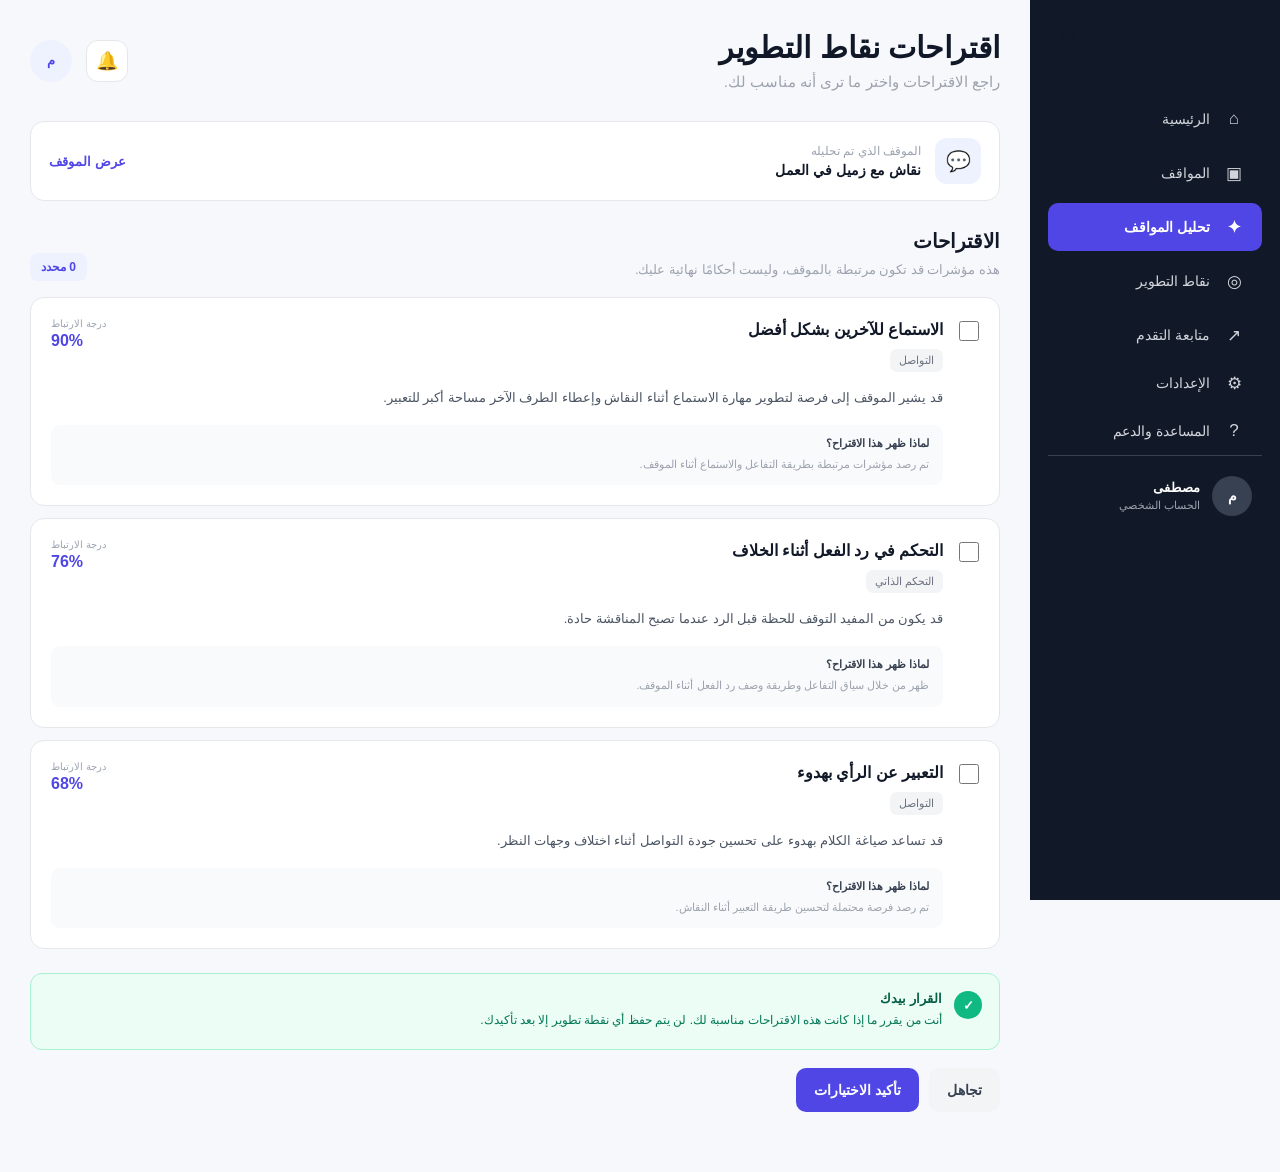
<file: pages/review-suggestions.html>
<!DOCTYPE html>
<html lang="ar" dir="rtl">

<head>
    <meta charset="UTF-8">

    <meta
        name="viewport"
        content="width=device-width, initial-scale=1.0"
    >

    <title>WSI - مراجعة الاقتراحات</title>

    <link
        rel="stylesheet"
        href="../css/style.css"
    >
</head>


<body>

<div class="app-layout">

    <!-- =====================================
         Sidebar
    ====================================== -->

    <aside class="sidebar">

        <div class="sidebar-logo">

            <div class="logo-mark">
                W
            </div>

            <span>WSI</span>

        </div>


        <nav class="sidebar-nav">

            <a
                href="../index.html"
                class="nav-item"
            >
                <span class="nav-icon">⌂</span>
                <span>الرئيسية</span>
            </a>


            <a
                href="situations.html"
                class="nav-item"
            >
                <span class="nav-icon">▣</span>
                <span>المواقف</span>
            </a>


            <a
                href="ai-analysis.html"
                class="nav-item active"
            >
                <span class="nav-icon">✦</span>
                <span>تحليل المواقف</span>
            </a>


            <a
                href="my-weaknesses.html"
                class="nav-item"
            >
                <span class="nav-icon">◎</span>
                <span>نقاط التطوير</span>
            </a>


            <a
                href="progress.html"
                class="nav-item"
            >
                <span class="nav-icon">↗</span>
                <span>متابعة التقدم</span>
            </a>

        </nav>


        <div class="sidebar-bottom">

            <a href="#" class="nav-item">
                <span class="nav-icon">⚙</span>
                <span>الإعدادات</span>
            </a>


            <a href="#" class="nav-item">
                <span class="nav-icon">?</span>
                <span>المساعدة والدعم</span>
            </a>


            <div class="sidebar-user">

                <div class="user-avatar">
                    م
                </div>

                <div class="user-info">

                    <strong>
                        مصطفى
                    </strong>

                    <span>
                        الحساب الشخصي
                    </span>

                </div>

            </div>

        </div>

    </aside>


    <!-- =====================================
         Main Content
    ====================================== -->

    <main class="main-content">

        <header class="page-header">

            <div>

                <h1>
                    اقتراحات نقاط التطوير
                </h1>

                <p>
                    راجع الاقتراحات واختر ما ترى أنه مناسب لك.
                </p>

            </div>


            <div class="header-actions">

                <button
                    class="icon-button"
                    type="button"
                >
                    🔔
                </button>


                <div class="header-avatar">
                    م
                </div>

            </div>

        </header>


        <!-- =====================================
             Source Situation
        ====================================== -->

        <section class="source-situation">

            <div class="source-icon">
                💬
            </div>


            <div class="source-content">

                <span>
                    الموقف الذي تم تحليله
                </span>

                <strong id="sourceSituationTitle">
                    نقاش مع زميل في العمل
                </strong>

            </div>


            <a
                href="situations.html"
                class="source-link"
            >
                عرض الموقف
            </a>

        </section>


        <!-- =====================================
             Suggestions
        ====================================== -->

        <section class="suggestions-section">

            <div class="section-heading">

                <div>

                    <h2>
                        الاقتراحات
                    </h2>

                    <p>
                        هذه مؤشرات قد تكون مرتبطة بالموقف،
                        وليست أحكامًا نهائية عليك.
                    </p>

                </div>


                <span
                    id="selectedCount"
                    class="selected-count"
                >
                    0 محدد
                </span>

            </div>


            <!-- Suggestion 1 -->

            <article
                class="suggestion-card"
                data-key="poor_active_listening"
            >

                <div class="suggestion-check">

                    <input
                        type="checkbox"
                    >

                </div>


                <div class="suggestion-content">

                    <div class="suggestion-header">

                        <div>

                            <h3>
                                الاستماع للآخرين بشكل أفضل
                            </h3>

                            <span class="suggestion-category">
                                التواصل
                            </span>

                        </div>


                        <div class="confidence">

                            <span>
                                درجة الارتباط
                            </span>

                            <strong>
                                90%
                            </strong>

                        </div>

                    </div>


                    <p>
                        قد يشير الموقف إلى فرصة لتطوير مهارة
                        الاستماع أثناء النقاش وإعطاء الطرف الآخر
                        مساحة أكبر للتعبير.
                    </p>


                    <div class="suggestion-evidence">

                        <strong>
                            لماذا ظهر هذا الاقتراح؟
                        </strong>

                        <span>
                            تم رصد مؤشرات مرتبطة بطريقة التفاعل
                            والاستماع أثناء الموقف.
                        </span>

                    </div>

                </div>

            </article>


            <!-- Suggestion 2 -->

            <article
                class="suggestion-card"
                data-key="reaction_control"
            >

                <div class="suggestion-check">

                    <input
                        type="checkbox"
                    >

                </div>


                <div class="suggestion-content">

                    <div class="suggestion-header">

                        <div>

                            <h3>
                                التحكم في رد الفعل أثناء الخلاف
                            </h3>

                            <span class="suggestion-category">
                                التحكم الذاتي
                            </span>

                        </div>


                        <div class="confidence">

                            <span>
                                درجة الارتباط
                            </span>

                            <strong>
                                76%
                            </strong>

                        </div>

                    </div>


                    <p>
                        قد يكون من المفيد التوقف للحظة قبل الرد
                        عندما تصبح المناقشة حادة.
                    </p>


                    <div class="suggestion-evidence">

                        <strong>
                            لماذا ظهر هذا الاقتراح؟
                        </strong>

                        <span>
                            ظهر من خلال سياق التفاعل وطريقة وصف
                            رد الفعل أثناء الموقف.
                        </span>

                    </div>

                </div>

            </article>


            <!-- Suggestion 3 -->

            <article
                class="suggestion-card"
                data-key="calm_expression"
            >

                <div class="suggestion-check">

                    <input
                        type="checkbox"
                    >

                </div>


                <div class="suggestion-content">

                    <div class="suggestion-header">

                        <div>

                            <h3>
                                التعبير عن الرأي بهدوء
                            </h3>

                            <span class="suggestion-category">
                                التواصل
                            </span>

                        </div>


                        <div class="confidence">

                            <span>
                                درجة الارتباط
                            </span>

                            <strong>
                                68%
                            </strong>

                        </div>

                    </div>


                    <p>
                        قد تساعد صياغة الكلام بهدوء على تحسين
                        جودة التواصل أثناء اختلاف وجهات النظر.
                    </p>


                    <div class="suggestion-evidence">

                        <strong>
                            لماذا ظهر هذا الاقتراح؟
                        </strong>

                        <span>
                            تم رصد فرصة محتملة لتحسين طريقة
                            التعبير أثناء النقاش.
                        </span>

                    </div>

                </div>

            </article>


        </section>


        <!-- =====================================
             Important Notice
        ====================================== -->

        <div class="review-notice">

            <div class="review-notice-icon">
                ✓
            </div>


            <div>

                <strong>
                    القرار بيدك
                </strong>

                <p>
                    أنت من يقرر ما إذا كانت هذه الاقتراحات
                    مناسبة لك. لن يتم حفظ أي نقطة تطوير
                    إلا بعد تأكيدك.
                </p>

            </div>

        </div>


        <!-- =====================================
             Actions
        ====================================== -->

        <div class="review-actions">

            <button
                type="button"
                id="ignoreButton"
                class="btn btn-secondary"
            >
                تجاهل
            </button>


            <button
                type="button"
                id="confirmButton"
                class="btn btn-primary"
            >
                تأكيد الاختيارات
            </button>

        </div>

    </main>

</div>


<script src="../js/app.js"></script>

<script src="../js/review-suggestions.js"></script>

</body>

</html>
</file>
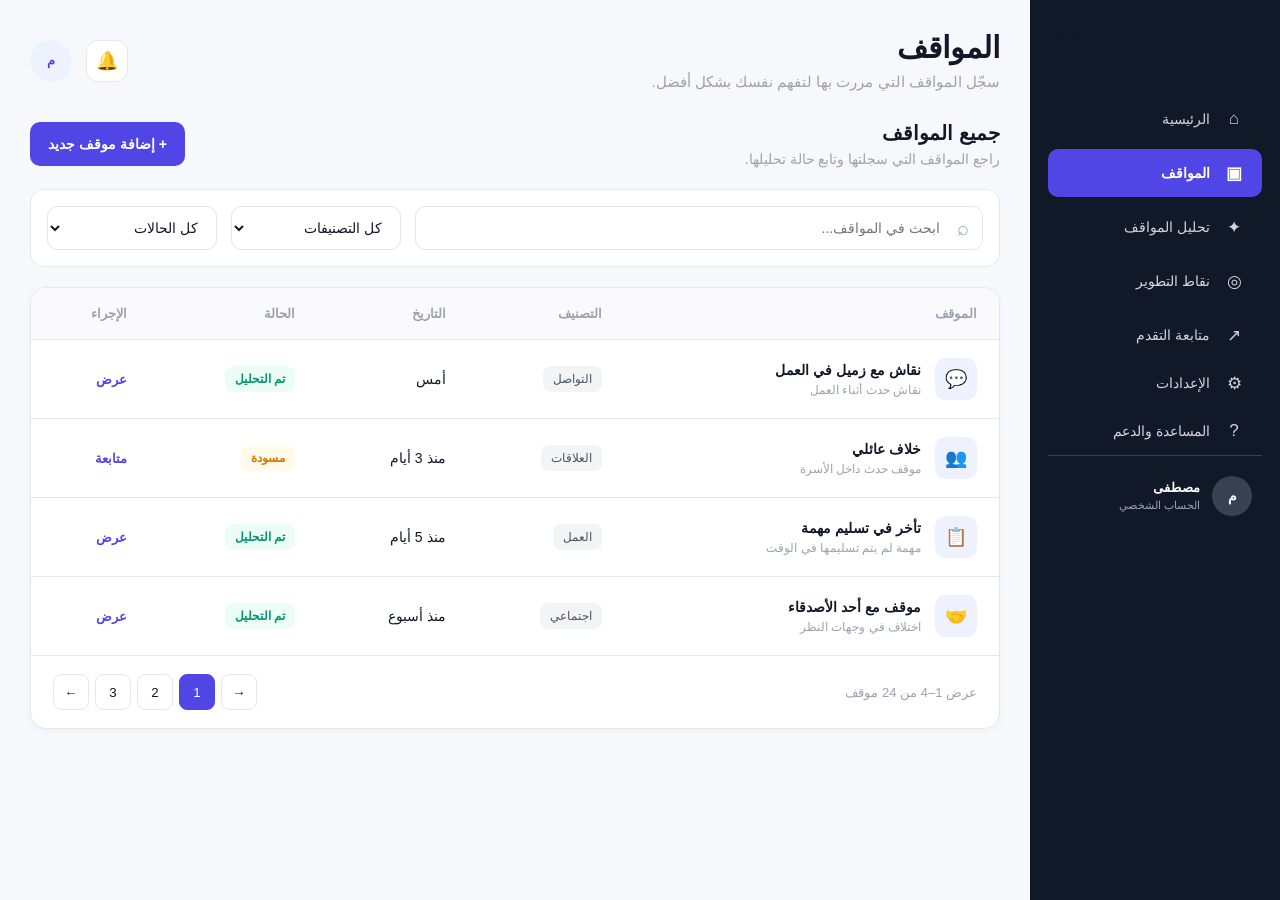
<file: pages/situations.html>
<!DOCTYPE html>
<html lang="ar" dir="rtl">
<head>
    <meta charset="UTF-8">
    <meta name="viewport" content="width=device-width, initial-scale=1.0">

    <title>WSI - المواقف</title>

    <link rel="stylesheet" href="../css/style.css">
</head>

<body>

<div class="app-layout">

    <!-- =========================
         Sidebar
    ========================== -->
    <aside class="sidebar">

        <div class="sidebar-logo">
            <div class="logo-mark">W</div>
            <span>WSI</span>
        </div>

        <nav class="sidebar-nav">

            <a href="../index.html" class="nav-item">
                <span class="nav-icon">⌂</span>
                <span>الرئيسية</span>
            </a>

            <a href="situations.html" class="nav-item active">
                <span class="nav-icon">▣</span>
                <span>المواقف</span>
            </a>

            <a href="ai-analysis.html" class="nav-item">
                <span class="nav-icon">✦</span>
                <span>تحليل المواقف</span>
            </a>

            <a href="my-weaknesses.html" class="nav-item">
                <span class="nav-icon">◎</span>
                <span>نقاط التطوير</span>
            </a>

            <a href="progress.html" class="nav-item">
                <span class="nav-icon">↗</span>
                <span>متابعة التقدم</span>
            </a>

        </nav>

        <div class="sidebar-bottom">

            <a href="#" class="nav-item">
                <span class="nav-icon">⚙</span>
                <span>الإعدادات</span>
            </a>

            <a href="#" class="nav-item">
                <span class="nav-icon">?</span>
                <span>المساعدة والدعم</span>
            </a>

            <div class="sidebar-user">

                <div class="user-avatar">
                    م
                </div>

                <div class="user-info">
                    <strong>مصطفى</strong>
                    <span>الحساب الشخصي</span>
                </div>

            </div>

        </div>

    </aside>


    <!-- =========================
         Main Content
    ========================== -->
    <main class="main-content">

        <!-- Header -->
        <header class="page-header">

            <div>

                <h1>المواقف</h1>

                <p>
                    سجّل المواقف التي مررت بها لتفهم نفسك بشكل أفضل.
                </p>

            </div>

            <div class="header-actions">

                <button class="icon-button">
                    🔔
                </button>

                <div class="header-avatar">
                    م
                </div>

            </div>

        </header>


        <!-- =========================
             Page Actions
        ========================== -->
        <section class="page-actions">

            <div class="page-action-info">

                <h2>جميع المواقف</h2>

                <p>
                    راجع المواقف التي سجلتها وتابع حالة تحليلها.
                </p>

            </div>

            <a
                href="add-situation.html"
                class="btn btn-primary"
            >
                + إضافة موقف جديد
            </a>

        </section>


        <!-- =========================
             Filters
        ========================== -->
        <section class="filters-card">

            <div class="search-box">

                <span class="search-icon">⌕</span>

                <input
                    type="text"
                    id="situationSearch"
                    placeholder="ابحث في المواقف..."
                >

            </div>


            <select id="categoryFilter">

                <option value="">كل التصنيفات</option>

                <option value="communication">
                    التواصل
                </option>

                <option value="relationships">
                    العلاقات
                </option>

                <option value="work">
                    العمل
                </option>

                <option value="social">
                    اجتماعي
                </option>

            </select>


            <select id="statusFilter">

                <option value="">كل الحالات</option>

                <option value="analyzed">
                    تم التحليل
                </option>

                <option value="draft">
                    مسودة
                </option>

                <option value="pending">
                    بانتظار المراجعة
                </option>

            </select>

        </section>


        <!-- =========================
             Situations Table
        ========================== -->
        <section class="card situations-card">

            <div class="table-wrapper">

                <table class="situations-table">

                    <thead>

                        <tr>

                            <th>الموقف</th>

                            <th>التصنيف</th>

                            <th>التاريخ</th>

                            <th>الحالة</th>

                            <th>الإجراء</th>

                        </tr>

                    </thead>


                    <tbody id="situationsTableBody">

                        <tr
                            data-title="نقاش مع زميل في العمل"
                            data-category="communication"
                            data-status="analyzed"
                        >

                            <td>

                                <div class="situation-title">

                                    <div class="situation-icon">
                                        💬
                                    </div>

                                    <div>

                                        <strong>
                                            نقاش مع زميل في العمل
                                        </strong>

                                        <span>
                                            نقاش حدث أثناء العمل
                                        </span>

                                    </div>

                                </div>

                            </td>


                            <td>
                                <span class="category-badge">
                                    التواصل
                                </span>
                            </td>


                            <td>
                                أمس
                            </td>


                            <td>

                                <span class="status-badge status-success">
                                    تم التحليل
                                </span>

                            </td>


                            <td>

                                <a
                                    href="ai-analysis.html"
                                    class="table-action"
                                >
                                    عرض
                                </a>

                            </td>

                        </tr>


                        <tr
                            data-title="خلاف عائلي"
                            data-category="relationships"
                            data-status="draft"
                        >

                            <td>

                                <div class="situation-title">

                                    <div class="situation-icon">
                                        👥
                                    </div>

                                    <div>

                                        <strong>
                                            خلاف عائلي
                                        </strong>

                                        <span>
                                            موقف حدث داخل الأسرة
                                        </span>

                                    </div>

                                </div>

                            </td>


                            <td>
                                <span class="category-badge">
                                    العلاقات
                                </span>
                            </td>


                            <td>
                                منذ 3 أيام
                            </td>


                            <td>

                                <span class="status-badge status-warning">
                                    مسودة
                                </span>

                            </td>


                            <td>

                                <a
                                    href="add-situation.html"
                                    class="table-action"
                                >
                                    متابعة
                                </a>

                            </td>

                        </tr>


                        <tr
                            data-title="تأخر في تسليم مهمة"
                            data-category="work"
                            data-status="analyzed"
                        >

                            <td>

                                <div class="situation-title">

                                    <div class="situation-icon">
                                        📋
                                    </div>

                                    <div>

                                        <strong>
                                            تأخر في تسليم مهمة
                                        </strong>

                                        <span>
                                            مهمة لم يتم تسليمها في الوقت
                                        </span>

                                    </div>

                                </div>

                            </td>


                            <td>
                                <span class="category-badge">
                                    العمل
                                </span>
                            </td>


                            <td>
                                منذ 5 أيام
                            </td>


                            <td>

                                <span class="status-badge status-success">
                                    تم التحليل
                                </span>

                            </td>


                            <td>

                                <a
                                    href="ai-analysis.html"
                                    class="table-action"
                                >
                                    عرض
                                </a>

                            </td>

                        </tr>


                        <tr
                            data-title="موقف مع أحد الأصدقاء"
                            data-category="social"
                            data-status="analyzed"
                        >

                            <td>

                                <div class="situation-title">

                                    <div class="situation-icon">
                                        🤝
                                    </div>

                                    <div>

                                        <strong>
                                            موقف مع أحد الأصدقاء
                                        </strong>

                                        <span>
                                            اختلاف في وجهات النظر
                                        </span>

                                    </div>

                                </div>

                            </td>


                            <td>
                                <span class="category-badge">
                                    اجتماعي
                                </span>
                            </td>


                            <td>
                                منذ أسبوع
                            </td>


                            <td>

                                <span class="status-badge status-success">
                                    تم التحليل
                                </span>

                            </td>


                            <td>

                                <a
                                    href="ai-analysis.html"
                                    class="table-action"
                                >
                                    عرض
                                </a>

                            </td>

                        </tr>

                    </tbody>

                </table>

            </div>


            <!-- =========================
                 Pagination
            ========================== -->
            <div class="pagination">

                <span class="pagination-info">
                    عرض 1–4 من 24 موقف
                </span>

                <div class="pagination-buttons">

                    <button class="pagination-button">
                        →
                    </button>

                    <button class="pagination-button active">
                        1
                    </button>

                    <button class="pagination-button">
                        2
                    </button>

                    <button class="pagination-button">
                        3
                    </button>

                    <button class="pagination-button">
                        ←
                    </button>

                </div>

            </div>

        </section>

    </main>

</div>


<script src="../js/app.js"></script>

<script src="../js/situations.js"></script>

</body>
</html>
</file>
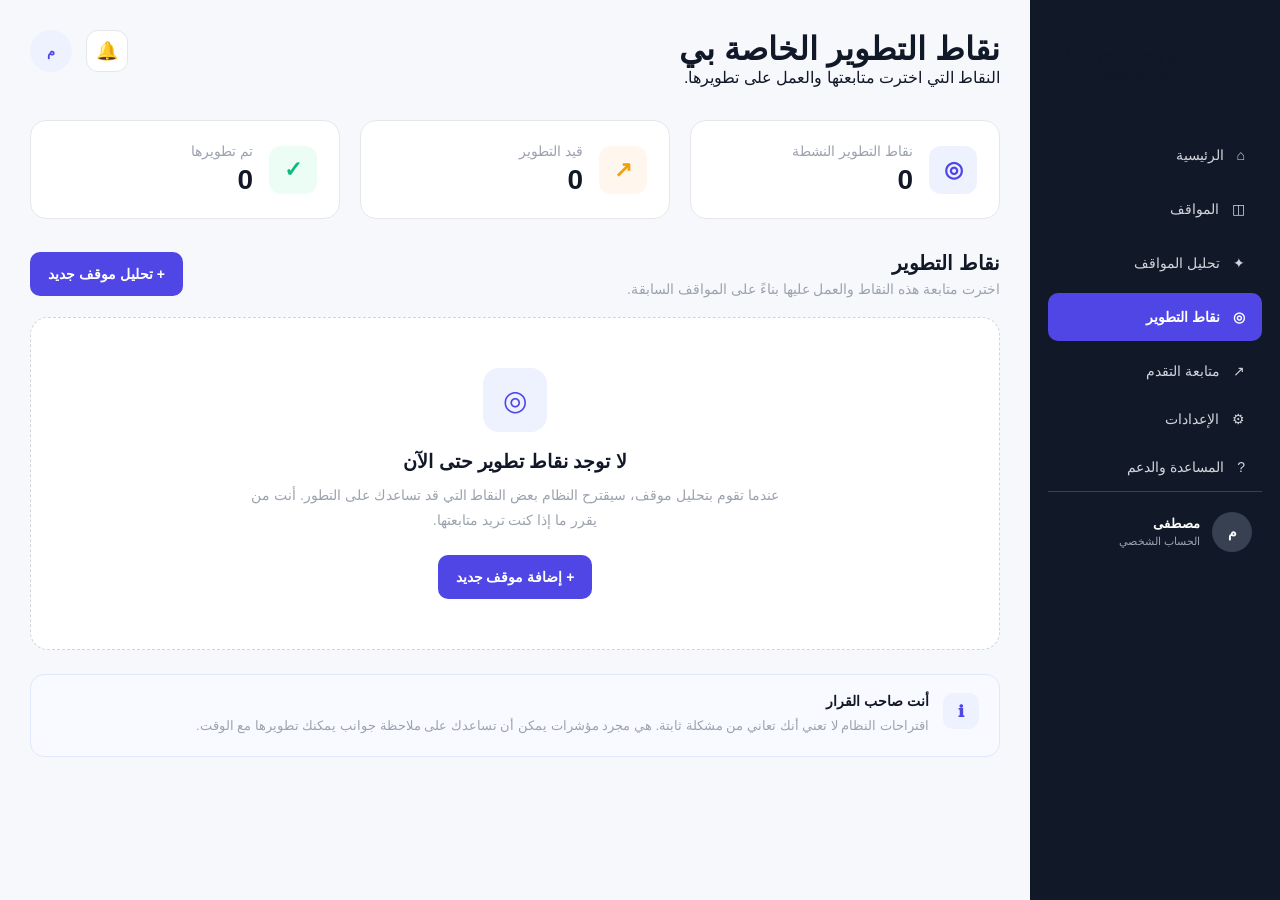
<file: pages/weakness-details.html>
<!DOCTYPE html>
<html lang="ar" dir="rtl">

<head>
    <meta charset="UTF-8">
    <meta name="viewport" content="width=device-width, initial-scale=1.0">

    <title>تفاصيل نقطة التطوير | WSI</title>

    <link rel="stylesheet" href="../css/style.css">
</head>

<body>

<div class="app-layout">

    <!-- ================= SIDEBAR ================= -->

    <aside class="sidebar">

        <div class="sidebar-logo">

            <div class="logo-icon">
                W
            </div>

            <div>
                <div class="logo-title">
                    WSI
                </div>

                <div class="logo-subtitle">
                    Weakness & Skill Intelligence
                </div>
            </div>

        </div>


        <nav class="sidebar-nav">

            <a href="../index.html" class="nav-item">
                <span>⌂</span>
                <span>الرئيسية</span>
            </a>

            <a href="situations.html" class="nav-item">
                <span>◫</span>
                <span>المواقف</span>
            </a>

            <a href="ai-analysis.html" class="nav-item">
                <span>✦</span>
                <span>تحليل المواقف</span>
            </a>

            <a href="my-weaknesses.html" class="nav-item active">
                <span>◎</span>
                <span>نقاط التطوير</span>
            </a>

            <a href="progress.html" class="nav-item">
                <span>↗</span>
                <span>متابعة التقدم</span>
            </a>

        </nav>


        <div class="sidebar-bottom">

            <a href="#" class="nav-item">
                <span>⚙</span>
                <span>الإعدادات</span>
            </a>

            <a href="#" class="nav-item">
                <span>?</span>
                <span>المساعدة والدعم</span>
            </a>


            <div class="sidebar-user">

                <div class="user-avatar">
                    م
                </div>

                <div class="user-info">

                    <strong>
                        مصطفى
                    </strong>

                    <span>
                        الحساب الشخصي
                    </span>

                </div>

            </div>

        </div>

    </aside>


    <!-- ================= MAIN ================= -->

    <main class="main-content">


        <!-- HEADER -->

        <header class="top-header">

            <div class="page-heading">

                <div class="breadcrumb">

                    <a href="my-weaknesses.html">
                        نقاط التطوير
                    </a>

                    <span>
                        /
                    </span>

                    <span>
                        التفاصيل
                    </span>

                </div>


                <h1 id="developmentTitle">
                    نقطة التطوير
                </h1>

                <p id="developmentDescription">
                    نقطة تطوير اخترت متابعتها والعمل عليها.
                </p>

            </div>


            <div class="header-actions">

                <button class="icon-button">
                    🔔
                </button>

                <div class="header-avatar">
                    م
                </div>

            </div>

        </header>


        <!-- ================= CONTENT ================= -->

        <section class="page-content">


            <!-- ================= HERO ================= -->

            <div class="development-detail-hero">

                <div class="detail-hero-icon">
                    ◎
                </div>


                <div class="detail-hero-content">

                    <div class="detail-category" id="developmentCategory">
                        التواصل
                    </div>

                    <h2 id="heroTitle">
                        الاستماع للآخرين بشكل أفضل
                    </h2>

                    <p>
                        هذه النقطة تم اختيارها من قبلك لمتابعتها
                        والعمل على تطويرها.
                    </p>

                </div>


                <div class="detail-status" id="developmentStatus">
                    نشطة
                </div>

            </div>


            <!-- ================= PROGRESS ================= -->

            <div class="detail-grid">


                <div class="detail-main-column">


                    <div class="detail-card">

                        <div class="detail-card-header">

                            <div>

                                <h2>
                                    مستوى التقدم
                                </h2>

                                <p>
                                    تابع تطورك مع مرور الوقت.
                                </p>

                            </div>

                            <strong
                                id="progressValue"
                                class="large-progress-value"
                            >
                                0%
                            </strong>

                        </div>


                        <div class="large-progress-bar">

                            <div
                                id="progressFill"
                                class="large-progress-fill"
                                style="width: 0%"
                            ></div>

                        </div>


                        <div class="progress-scale">

                            <span>
                                البداية
                            </span>

                            <span>
                                قيد التطوير
                            </span>

                            <span>
                                متقدم
                            </span>

                        </div>

                    </div>


                    <!-- ================= WHAT DOES IT MEAN ================= -->

                    <div class="detail-card">

                        <div class="detail-card-header">

                            <div>

                                <h2>
                                    ماذا يعني ذلك؟
                                </h2>

                            </div>

                        </div>


                        <div class="explanation-box">

                            <div class="explanation-icon">
                                💡
                            </div>

                            <p id="developmentExplanation">

                                أحيانًا نحتاج إلى إعطاء الآخرين
                                مساحة للتحدث حتى النهاية قبل أن نرد.

                            </p>

                        </div>


                        <p class="important-description">

                            هذه النقطة لا تعني وجود مشكلة ثابتة،
                            وإنما فرصة يمكن تطويرها مع الوقت
                            من خلال ملاحظة المواقف والتدرب عليها.

                        </p>

                    </div>


                    <!-- ================= EVIDENCE ================= -->

                    <div class="detail-card">

                        <div class="detail-card-header">

                            <div>

                                <h2>
                                    المواقف المرتبطة
                                </h2>

                                <p>
                                    مواقف ظهر فيها مؤشر مرتبط بهذه النقطة.
                                </p>

                            </div>

                        </div>


                        <div
                            id="evidenceSituations"
                            class="evidence-list"
                        >

                            <!-- JavaScript -->

                        </div>

                    </div>


                    <!-- ================= DEVELOPMENT STEPS ================= -->

                    <div class="detail-card">

                        <div class="detail-card-header">

                            <div>

                                <h2>
                                    خطوات تساعدك على التطوير
                                </h2>

                                <p>
                                    اقتراحات عملية يمكنك تجربتها.
                                </p>

                            </div>

                        </div>


                        <div class="development-steps">


                            <div class="development-step">

                                <div class="step-number">
                                    1
                                </div>

                                <div>

                                    <h3>
                                        استمع حتى النهاية
                                    </h3>

                                    <p>
                                        حاول ألا تقاطع الشخص الآخر
                                        قبل أن ينتهي من فكرته.
                                    </p>

                                </div>

                            </div>


                            <div class="development-step">

                                <div class="step-number">
                                    2
                                </div>

                                <div>

                                    <h3>
                                        أعد صياغة ما فهمته
                                    </h3>

                                    <p>
                                        قبل الرد، حاول تلخيص ما قاله
                                        الطرف الآخر للتأكد من أنك فهمته.
                                    </p>

                                </div>

                            </div>


                            <div class="development-step">

                                <div class="step-number">
                                    3
                                </div>

                                <div>

                                    <h3>
                                        راقب المواقف القادمة
                                    </h3>

                                    <p>
                                        بعد كل موقف، لاحظ ما إذا كنت
                                        أعطيت الطرف الآخر مساحة كافية.
                                    </p>

                                </div>

                            </div>


                        </div>

                    </div>

                </div>


                <!-- ================= SIDE COLUMN ================= -->

                <aside class="detail-side-column">


                    <div class="detail-card">

                        <h2>
                            معلومات النقطة
                        </h2>


                        <div class="info-row">

                            <span>
                                التصنيف
                            </span>

                            <strong id="infoCategory">
                                التواصل
                            </strong>

                        </div>


                        <div class="info-row">

                            <span>
                                حالة المتابعة
                            </span>

                            <strong id="infoStatus">
                                نشطة
                            </strong>

                        </div>


                        <div class="info-row">

                            <span>
                                ثقة الاقتراح
                            </span>

                            <strong id="infoConfidence">
                                90%
                            </strong>

                        </div>


                        <div class="info-row">

                            <span>
                                تاريخ التأكيد
                            </span>

                            <strong id="infoDate">
                                —
                            </strong>

                        </div>

                    </div>


                    <div class="detail-card detail-note-card">

                        <div class="detail-note-icon">
                            ℹ
                        </div>

                        <h3>
                            تذكّر
                        </h3>

                        <p>

                            الهدف من هذه الصفحة هو مساعدتك
                            على ملاحظة التطور، وليس الحكم عليك
                            أو تعريف شخصيتك.

                        </p>

                    </div>


                    <a
                        href="my-weaknesses.html"
                        class="btn btn-secondary full-width"
                    >
                        ← العودة إلى نقاط التطوير
                    </a>

                </aside>

            </div>

        </section>

    </main>

</div>


<script src="../js/app.js"></script>
<script src="../js/weakness-details.js"></script>

</body>

</html>
</file>
<file: css/style.css>
/* =========================================================
   WSI
   Weakness & Skill Intelligence System

   Global Design System
   Arabic RTL
   ========================================================= */


/* =========================================================
   VARIABLES
   ========================================================= */

:root {

    --bg:
        #F7F8FC;

    --sidebar:
        #111827;

    --primary:
        #4F46E5;

    --primary-light:
        #EEF2FF;

    --white:
        #FFFFFF;

    --border:
        #E5E7EB;

    --text:
        #111827;

    --text-secondary:
        #6B7280;

    --text-muted:
        #9CA3AF;

    --success:
        #10B981;

    --success-dark:
        #059669;

    --warning:
        #F59E0B;

    --danger:
        #EF4444;

    --radius-sm:
        8px;

    --radius-md:
        12px;

    --radius-lg:
        18px;

    --shadow-sm:
        0 1px 3px rgba(0, 0, 0, 0.05);

    --sidebar-width:
        250px;

}


/* =========================================================
   RESET
   ========================================================= */

* {

    margin: 0;
    padding: 0;

    box-sizing: border-box;

}


html {

    direction: rtl;

}


body {

    font-family:
        Arial,
        "Segoe UI",
        sans-serif;

    background:
        var(--bg);

    color:
        var(--text);

    min-height:
        100vh;

}


button,
input,
textarea,
select {

    font-family:
        inherit;

}


button {

    border: none;

    cursor:
        pointer;

}


a {

    color:
        inherit;

    text-decoration:
        none;

}


/* =========================================================
   APP
   ========================================================= */

.app {

    min-height:
        100vh;

}


/* =========================================================
   SIDEBAR
   ========================================================= */

.sidebar {

    position:
        fixed;

    top:
        0;

    right:
        0;

    width:
        var(--sidebar-width);

    height:
        100vh;

    background:
        var(--sidebar);

    padding:
        30px 18px;

    display:
        flex;

    flex-direction:
        column;

    z-index:
        100;

}


/* =========================================================
   LOGO
   ========================================================= */

.sidebar-logo {

    display:
        flex;

    align-items:
        center;

    gap:
        14px;

    padding:
        0 12px;

    direction:
        ltr;

}


.logo-box {

    width:
        48px;

    height:
        48px;

    border-radius:
        13px;

    background:
        var(--white);

    color:
        var(--sidebar);

    display:
        flex;

    align-items:
        center;

    justify-content:
        center;

    font-size:
        20px;

    font-weight:
        800;

}


.logo-text {

    display:
        flex;

    flex-direction:
        column;

    align-items:
        flex-start;

}


.logo-text strong {

    color:
        var(--white);

    font-size:
        20px;

}


.logo-text span {

    color:
        var(--text-muted);

    font-size:
        9px;

    margin-top:
        3px;

}


/* =========================================================
   NAVIGATION
   ========================================================= */

.sidebar-nav {

    margin-top:
        47px;

    display:
        flex;

    flex-direction:
        column;

    gap:
        6px;

}


.nav-item {

    min-height:
        48px;

    padding:
        0 17px;

    border-radius:
        10px;

    color:
        #D1D5DB;

    display:
        flex;

    align-items:
        center;

    gap:
        13px;

    font-size:
        14px;

    transition:
        0.2s ease;

}


.nav-item:hover {

    background:
        rgba(255,255,255,0.06);

}


.nav-item.active {

    background:
        var(--primary);

    color:
        var(--white);

    font-weight:
        600;

}


.nav-icon {

    width:
        22px;

    text-align:
        center;

    font-size:
        17px;

}


.nav-divider {

    height:
        1px;

    background:
        #374151;

    margin:
        20px 7px;

}


/* =========================================================
   USER
   ========================================================= */

.sidebar-user {

    margin-top:
        auto;

    padding:
        20px 10px 5px;

    border-top:
        1px solid #374151;

    display:
        flex;

    align-items:
        center;

    gap:
        12px;

}


.user-avatar {

    width:
        40px;

    height:
        40px;

    border-radius:
        50%;

    background:
        #374151;

    color:
        white;

    display:
        flex;

    align-items:
        center;

    justify-content:
        center;

    font-size:
        14px;

    font-weight:
        700;

}


.user-info {

    display:
        flex;

    flex-direction:
        column;

    min-width:
        0;

}


.user-info strong {

    color:
        white;

    font-size:
        13px;

}


.user-info span {

    color:
        var(--text-muted);

    font-size:
        11px;

    margin-top:
        4px;

}


/* =========================================================
   MAIN
   ========================================================= */

.main-content {

    margin-right:
        var(--sidebar-width);

    min-height:
        100vh;

    padding:
        30px;

}


/* =========================================================
   HEADER
   ========================================================= */

.top-header {

    min-height:
        60px;

    display:
        flex;

    align-items:
        flex-start;

    justify-content:
        space-between;

    margin-bottom:
        30px;

}


.header-text h1 {

    font-size:
        26px;

    font-weight:
        700;

    margin-bottom:
        7px;

}


.header-text p {

    font-size:
        14px;

    color:
        var(--text-secondary);

}


.header-actions {

    display:
        flex;

    align-items:
        center;

    gap:
        12px;

}


.icon-button {

    width:
        38px;

    height:
        38px;

    border:
        1px solid var(--border);

    border-radius:
        50%;

    background:
        var(--white);

    font-size:
        16px;

}


.header-avatar {

    width:
        38px;

    height:
        38px;

    border-radius:
        50%;

    background:
        #E5E7EB;

    color:
        #4B5563;

    display:
        flex;

    align-items:
        center;

    justify-content:
        center;

    font-size:
        13px;

    font-weight:
        700;

}


/* =========================================================
   WELCOME CARD
   ========================================================= */

.welcome-card {

    min-height:
        150px;

    border-radius:
        var(--radius-lg);

    background:
        var(--primary);

    padding:
        28px 35px;

    display:
        flex;

    align-items:
        center;

    justify-content:
        space-between;

    color:
        white;

    position:
        relative;

    overflow:
        hidden;

}


.welcome-card::before {

    content:
        "";

    position:
        absolute;

    width:
        220px;

    height:
        220px;

    border:
        1px solid rgba(129,140,248,0.35);

    border-radius:
        50%;

    left:
        30px;

    top:
        -120px;

}


.welcome-content {

    position:
        relative;

    z-index:
        1;

}


.welcome-content h2 {

    font-size:
        24px;

    margin-bottom:
        14px;

}


.welcome-content p {

    color:
        #E0E7FF;

    font-size:
        14px;

    line-height:
        1.8;

}


.btn {

    min-height:
        48px;

    padding:
        0 22px;

    border-radius:
        10px;

    font-size:
        14px;

    font-weight:
        700;

}


.btn-light {

    background:
        white;

    color:
        var(--primary);

}


.btn-light span {

    margin-left:
        5px;

}


/* =========================================================
   STATISTICS
   ========================================================= */

.stats-grid {

    display:
        grid;

    grid-template-columns:
        repeat(4, 1fr);

    gap:
        20px;

    margin-top:
        30px;

}


.stat-card {

    min-height:
        135px;

    padding:
        25px;

    background:
        var(--white);

    border:
        1px solid var(--border);

    border-radius:
        16px;

    box-shadow:
        var(--shadow-sm);

}


.stat-label {

    color:
        var(--text-secondary);

    font-size:
        13px;

    margin-bottom:
        17px;

}


.stat-value {

    font-size:
        32px;

    font-weight:
        700;

    margin-bottom:
        10px;

}


.stat-change {

    font-size:
        12px;

    color:
        var(--text-secondary);

}


.stat-change.success {

    color:
        var(--success);

}


/* =========================================================
   DASHBOARD GRID
   ========================================================= */

.dashboard-grid {

    display:
        grid;

    grid-template-columns:
        2fr 1fr;

    gap:
        25px;

    margin-top:
        30px;

}


.card {

    background:
        var(--white);

    border:
        1px solid var(--border);

    border-radius:
        var(--radius-lg);

    box-shadow:
        var(--shadow-sm);

}


.recent-card,
.development-card {

    min-height:
        350px;

    padding:
        30px;

}


/* =========================================================
   CARD HEADER
   ========================================================= */

.card-header {

    display:
        flex;

    align-items:
        flex-start;

    justify-content:
        space-between;

    margin-bottom:
        22px;

}


.card-header h2 {

    font-size:
        18px;

    font-weight:
        700;

}


.card-header p {

    color:
        var(--text-muted);

    font-size:
        12px;

    margin-top:
        8px;

}


.card-header a {

    color:
        var(--primary);

    font-size:
        13px;

    font-weight:
        600;

}


/* =========================================================
   SITUATIONS
   ========================================================= */

.situation-item {

    min-height:
        82px;

    border-top:
        1px solid #F3F4F6;

    display:
        flex;

    align-items:
        center;

    gap:
        14px;

}


.situation-icon {

    width:
        40px;

    height:
        40px;

    border-radius:
        50%;

    background:
        var(--primary-light);

    color:
        var(--primary);

    display:
        flex;

    align-items:
        center;

    justify-content:
        center;

    font-size:
        13px;

    font-weight:
        700;

    flex-shrink:
        0;

}


.situation-icon.muted {

    background:
        #F3F4F6;

    color:
        var(--text-secondary);

}


.situation-content {

    display:
        flex;

    flex-direction:
        column;

    gap:
        6px;

    flex:
        1;

    min-width:
        0;

}


.situation-content strong {

    font-size:
        14px;

    font-weight:
        600;

}


.situation-content span {

    font-size:
        12px;

    color:
        var(--text-muted);

}


.status {

    font-size:
        12px;

    flex-shrink:
        0;

}


.status.success {

    color:
        var(--success);

}


.status.warning {

    color:
        var(--warning);

}


/* =========================================================
   DEVELOPMENT AREAS
   ========================================================= */

.development-item {

    margin-top:
        25px;

}


.development-title {

    display:
        flex;

    justify-content:
        space-between;

    align-items:
        center;

    margin-bottom:
        10px;

}


.development-title strong {

    font-size:
        14px;

    color:
        #374151;

}


.development-title span {

    font-size:
        13px;

    font-weight:
        700;

    color:
        var(--primary);

}


.progress {

    width:
        100%;

    height:
        7px;

    background:
        var(--border);

    border-radius:
        10px;

    overflow:
        hidden;

}


.progress-bar {

    height:
        100%;

    background:
        var(--primary);

    border-radius:
        inherit;

}


.progress-link {

    display:
        inline-block;

    margin-top:
        35px;

    color:
        var(--primary);

    font-size:
        13px;

    font-weight:
        600;

}


/* =========================================================
   RESPONSIVE
   ========================================================= */

@media (max-width: 1100px) {

    .stats-grid {

        grid-template-columns:
            repeat(2, 1fr);

    }

    .dashboard-grid {

        grid-template-columns:
            1fr;

    }

}


@media (max-width: 768px) {

    .sidebar {

        width:
            76px;

        padding:
            20px 10px;

    }


    .sidebar-logo {

        justify-content:
            center;

        padding:
            0;

    }


    .logo-text {

        display:
            none;

    }


    .nav-item {

        justify-content:
            center;

        padding:
            0;

    }


    .nav-item span:last-child {

        display:
            none;

    }


    .nav-icon {

        font-size:
            18px;

    }


    .sidebar-user {

        justify-content:
            center;

    }


    .user-info {

        display:
            none;

    }


    .main-content {

        margin-right:
            76px;

        padding:
            20px;

    }


    .welcome-card {

        flex-direction:
            column;

        align-items:
            flex-start;

        gap:
            20px;

    }


    .stats-grid {

        grid-template-columns:
            1fr;

    }

}


@media (max-width: 480px) {

    .main-content {

        margin-right:
            0;

        padding:
            15px;

    }


    .sidebar {

        display:
            none;

    }


    .top-header {

        align-items:
            center;

    }


    .header-text h1 {

        font-size:
            22px;

    }


    .welcome-card {

        padding:
            25px;

    }


    .welcome-content h2 {

        font-size:
            20px;

    }


    .recent-card,
    .development-card {

        padding:
            20px;

    }

}

/* =========================================
   Page Header
========================================= */

.page-header {
    display: flex;
    align-items: center;
    justify-content: space-between;
    gap: 20px;
    margin-bottom: 30px;
}

.page-header h1 {
    margin: 0 0 8px;
    font-size: 30px;
    color: var(--text-primary);
}

.page-header p {
    margin: 0;
    color: var(--text-muted);
    font-size: 15px;
}

.header-actions {
    display: flex;
    align-items: center;
    gap: 14px;
}

.icon-button {
    width: 42px;
    height: 42px;
    border: 1px solid var(--border);
    border-radius: 12px;
    background: var(--white);
    cursor: pointer;
    font-size: 18px;
}

.header-avatar {
    width: 42px;
    height: 42px;

    display: flex;
    align-items: center;
    justify-content: center;

    border-radius: 50%;

    background: var(--primary-light);
    color: var(--primary);

    font-weight: 700;
}


/* =========================================
   Page Actions
========================================= */

.page-actions {
    display: flex;
    align-items: center;
    justify-content: space-between;

    gap: 20px;

    margin-bottom: 22px;
}

.page-action-info h2 {
    margin: 0 0 6px;

    font-size: 20px;
    color: var(--text-primary);
}

.page-action-info p {
    margin: 0;

    color: var(--text-muted);
    font-size: 14px;
}


/* =========================================
   Buttons
========================================= */

.btn {
    display: inline-flex;

    align-items: center;
    justify-content: center;

    gap: 8px;

    min-height: 44px;

    padding: 0 18px;

    border-radius: 10px;

    text-decoration: none;

    font-size: 14px;
    font-weight: 600;

    cursor: pointer;

    border: none;
}

.btn-primary {
    background: var(--primary);
    color: white;
}

.btn-primary:hover {
    opacity: 0.92;
}


/* =========================================
   Filters
========================================= */

.filters-card {
    display: flex;

    align-items: center;

    gap: 14px;

    margin-bottom: 20px;

    padding: 16px;

    background: var(--white);

    border: 1px solid var(--border);

    border-radius: 14px;
}

.search-box {
    position: relative;

    flex: 1;
}

.search-box input {
    width: 100%;

    height: 44px;

    padding: 0 42px 0 14px;

    border: 1px solid var(--border);

    border-radius: 10px;

    background: #fff;

    font-family: inherit;

    font-size: 14px;

    outline: none;

    box-sizing: border-box;
}

.search-box input:focus {
    border-color: var(--primary);
}

.search-icon {
    position: absolute;

    right: 14px;
    top: 50%;

    transform: translateY(-50%);

    color: var(--text-muted);

    font-size: 20px;

    pointer-events: none;
}

.filters-card select {
    height: 44px;

    min-width: 170px;

    padding: 0 14px;

    border: 1px solid var(--border);

    border-radius: 10px;

    background: white;

    color: var(--text-primary);

    font-family: inherit;

    font-size: 14px;

    outline: none;

    cursor: pointer;
}

.filters-card select:focus {
    border-color: var(--primary);
}


/* =========================================
   Card
========================================= */

.card {
    background: var(--white);

    border: 1px solid var(--border);

    border-radius: 16px;

    box-shadow: 0 2px 8px rgba(17, 24, 39, 0.03);
}


/* =========================================
   Table
========================================= */

.situations-card {
    overflow: hidden;
}

.table-wrapper {
    width: 100%;
    overflow-x: auto;
}

.situations-table {
    width: 100%;

    border-collapse: collapse;

    min-width: 800px;
}

.situations-table th {
    padding: 18px 22px;

    text-align: right;

    background: #FAFAFC;

    border-bottom: 1px solid var(--border);

    color: var(--text-muted);

    font-size: 13px;

    font-weight: 600;

    white-space: nowrap;
}

.situations-table td {
    padding: 18px 22px;

    border-bottom: 1px solid var(--border);

    color: var(--text-primary);

    font-size: 14px;

    vertical-align: middle;
}

.situations-table tbody tr:last-child td {
    border-bottom: none;
}

.situations-table tbody tr:hover {
    background: #FAFAFF;
}


/* =========================================
   Situation Title
========================================= */

.situation-title {
    display: flex;

    align-items: center;

    gap: 14px;
}

.situation-icon {
    width: 42px;
    height: 42px;

    flex-shrink: 0;

    display: flex;

    align-items: center;
    justify-content: center;

    border-radius: 10px;

    background: var(--primary-light);

    font-size: 18px;
}

.situation-title strong {
    display: block;

    margin-bottom: 5px;

    color: var(--text-primary);

    font-size: 14px;
}

.situation-title span {
    display: block;

    color: var(--text-muted);

    font-size: 12px;

    overflow-wrap: break-word;
}


/* =========================================
   Category
========================================= */

.category-badge {
    display: inline-flex;

    align-items: center;

    padding: 6px 10px;

    border-radius: 8px;

    background: #F3F4F6;

    color: #4B5563;

    font-size: 12px;

    white-space: nowrap;
}


/* =========================================
   Status
========================================= */

.status-badge {
    display: inline-flex;

    align-items: center;

    padding: 6px 10px;

    border-radius: 8px;

    font-size: 12px;

    font-weight: 600;

    white-space: nowrap;
}

.status-success {
    background: #ECFDF5;

    color: #059669;
}

.status-warning {
    background: #FFFBEB;

    color: #D97706;
}


/* =========================================
   Table Action
========================================= */

.table-action {
    color: var(--primary);

    font-size: 13px;

    font-weight: 600;

    text-decoration: none;
}

.table-action:hover {
    text-decoration: underline;
}


/* =========================================
   Pagination
========================================= */

.pagination {
    display: flex;

    align-items: center;

    justify-content: space-between;

    gap: 20px;

    padding: 18px 22px;

    border-top: 1px solid var(--border);
}

.pagination-info {
    color: var(--text-muted);

    font-size: 13px;
}

.pagination-buttons {
    display: flex;

    align-items: center;

    gap: 6px;
}

.pagination-button {
    width: 36px;
    height: 36px;

    display: flex;

    align-items: center;
    justify-content: center;

    border: 1px solid var(--border);

    border-radius: 8px;

    background: white;

    color: var(--text-primary);

    cursor: pointer;

    font-family: inherit;
}

.pagination-button:hover {
    border-color: var(--primary);

    color: var(--primary);
}

.pagination-button.active {
    background: var(--primary);

    border-color: var(--primary);

    color: white;
}


/* =========================================
   Responsive
========================================= */

@media (max-width: 900px) {

    .filters-card {
        flex-wrap: wrap;
    }

    .search-box {
        flex-basis: 100%;
    }

    .filters-card select {
        flex: 1;
    }

}


@media (max-width: 768px) {

    .page-header {
        align-items: flex-start;
    }

    .page-actions {
        align-items: flex-start;

        flex-direction: column;
    }

    .filters-card select {
        min-width: 140px;
    }

    .pagination {
        align-items: flex-start;

        flex-direction: column;
    }

}


@media (max-width: 480px) {

    .page-header h1 {
        font-size: 24px;
    }

    .filters-card {
        padding: 12px;
    }

    .filters-card select {
        width: 100%;

        flex-basis: 100%;
    }

    .btn {
        width: 100%;
    }

}

/* =========================================
   Add Situation Form
========================================= */

.form-card {
    max-width: 920px;

    margin: 0 auto;

    padding: 30px;

    background: var(--white);

    border: 1px solid var(--border);

    border-radius: 16px;

    box-shadow:
        0 2px 8px rgba(17, 24, 39, 0.03);
}


.form-group {
    margin-bottom: 24px;
}


.form-group label {
    display: block;

    margin-bottom: 8px;

    color: var(--text-primary);

    font-size: 14px;

    font-weight: 600;
}


.required {
    color: #EF4444;
}


.form-group input,
.form-group textarea,
.form-group select {
    width: 100%;

    box-sizing: border-box;

    padding: 12px 14px;

    border: 1px solid var(--border);

    border-radius: 10px;

    background: #FFFFFF;

    color: var(--text-primary);

    font-family: inherit;

    font-size: 14px;

    outline: none;

    transition:
        border-color 0.2s,
        box-shadow 0.2s;
}


.form-group input,
.form-group select {
    height: 46px;
}


.form-group textarea {
    min-height: 110px;

    resize: vertical;

    line-height: 1.8;
}


.form-group input:focus,
.form-group textarea:focus,
.form-group select:focus {
    border-color: var(--primary);

    box-shadow:
        0 0 0 3px rgba(79, 70, 229, 0.08);
}


.form-group small {
    display: block;

    margin-top: 7px;

    color: var(--text-muted);

    font-size: 12px;

    line-height: 1.6;
}


.form-row {
    display: grid;

    grid-template-columns: 1fr 1fr;

    gap: 20px;
}


.textarea-footer {
    display: flex;

    align-items: center;

    justify-content: space-between;

    gap: 20px;
}


.textarea-footer span {
    color: var(--text-muted);

    font-size: 12px;

    white-space: nowrap;
}


/* =========================================
   Errors
========================================= */

.field-error {
    margin-top: 6px;

    color: #DC2626;

    font-size: 12px;

    min-height: 0;
}


.input-error {
    border-color: #EF4444 !important;

    background: #FEF2F2 !important;
}


/* =========================================
   AI Notice
========================================= */

.ai-notice {
    display: flex;

    align-items: flex-start;

    gap: 14px;

    margin-top: 8px;

    margin-bottom: 28px;

    padding: 18px;

    border: 1px solid #C7D2FE;

    border-radius: 12px;

    background: #EEF2FF;
}


.ai-notice-icon {
    width: 38px;
    height: 38px;

    flex-shrink: 0;

    display: flex;

    align-items: center;
    justify-content: center;

    border-radius: 10px;

    background: #E0E7FF;

    color: var(--primary);

    font-size: 18px;
}


.ai-notice strong {
    display: block;

    margin-bottom: 5px;

    color: #3730A3;

    font-size: 14px;
}


.ai-notice p {
    margin: 0;

    color: #4F46E5;

    font-size: 13px;

    line-height: 1.8;
}


/* =========================================
   Form Actions
========================================= */

.form-actions {
    display: flex;

    align-items: center;

    justify-content: flex-start;

    gap: 10px;

    padding-top: 22px;

    border-top: 1px solid var(--border);
}


.btn-secondary {
    background: #F3F4F6;

    color: #374151;
}


.btn-outline {
    background: white;

    color: var(--primary);

    border: 1px solid #C7D2FE;
}


.btn-secondary:hover,
.btn-outline:hover {
    opacity: 0.9;
}


/* =========================================
   Responsive
========================================= */

@media (max-width: 768px) {

    .form-card {
        padding: 20px;
    }


    .form-row {
        grid-template-columns: 1fr;
        gap: 0;
    }


    .form-actions {
        flex-direction: column-reverse;

        align-items: stretch;
    }


    .form-actions .btn {
        width: 100%;
    }

}


@media (max-width: 480px) {

    .form-card {
        padding: 16px;

        border-radius: 12px;
    }


    .ai-notice {
        padding: 14px;
    }

}






/* =========================================================
   Add Situation - Input Method
========================================================= */

.input-method-card {
    background: var(--white);
    border: 1px solid var(--border);
    border-radius: 16px;
    padding: 22px;
    margin-bottom: 20px;
}

.input-method-header {
    margin-bottom: 18px;
}

.input-method-header h2 {
    margin: 0 0 6px;
    font-size: 17px;
    color: var(--text-primary);
}

.input-method-header p {
    margin: 0;
    color: var(--text-muted);
    font-size: 13px;
}


/* =========================================================
   Input Method Buttons
========================================================= */

.input-method-switch {
    display: grid;
    grid-template-columns: 1fr 1fr;
    gap: 12px;
    max-width: 520px;
}

.input-method {
    border: 1px solid var(--border);
    background: var(--white);
    border-radius: 12px;
    padding: 13px 18px;
    display: flex;
    align-items: center;
    gap: 12px;
    cursor: pointer;
    text-align: right;
    transition: all 0.2s ease;
    font-family: inherit;
}

.input-method:hover {
    border-color: var(--primary);
}

.input-method.active {
    background: var(--primary-light);
    border-color: var(--primary);
}

.method-icon {
    width: 40px;
    height: 40px;
    border-radius: 10px;
    background: #F3F4F6;
    display: flex;
    align-items: center;
    justify-content: center;
    font-size: 19px;
    flex-shrink: 0;
}

.input-method.active .method-icon {
    background: #FFFFFF;
}

.input-method strong {
    display: block;
    font-size: 14px;
    color: var(--text-primary);
    margin-bottom: 3px;
}

.input-method.active strong {
    color: var(--primary);
}

.input-method small {
    display: block;
    color: var(--text-muted);
    font-size: 11px;
}


/* =========================================================
   Input Mode
========================================================= */

.input-mode {
    display: block;
}

.input-mode.hidden {
    display: none;
}


/* =========================================================
   Form Card
========================================================= */

.form-card {
    background: var(--white);
    border: 1px solid var(--border);
    border-radius: 16px;
    padding: 26px;
    margin-bottom: 20px;
}

.form-group {
    margin-bottom: 22px;
}

.form-group:last-child {
    margin-bottom: 0;
}

.form-group label {
    display: block;
    margin-bottom: 8px;
    color: var(--text-primary);
    font-size: 13px;
    font-weight: 700;
}

.form-group label span {
    color: #EF4444;
}

.form-group input,
.form-group textarea,
.form-group select {
    width: 100%;
    box-sizing: border-box;
    border: 1px solid #D1D5DB;
    border-radius: 10px;
    background: #FFFFFF;
    color: var(--text-primary);
    font-family: inherit;
    font-size: 13px;
    padding: 12px 14px;
    outline: none;
    transition: border-color 0.2s ease,
                box-shadow 0.2s ease;
}

.form-group input {
    height: 48px;
}

.form-group textarea {
    resize: vertical;
    min-height: 90px;
    line-height: 1.7;
}

.form-group select {
    height: 48px;
    cursor: pointer;
}

.form-group input:focus,
.form-group textarea:focus,
.form-group select:focus {
    border-color: var(--primary);
    box-shadow: 0 0 0 3px rgba(79, 70, 229, 0.08);
}

.form-group input::placeholder,
.form-group textarea::placeholder {
    color: #9CA3AF;
}

.form-row {
    display: grid;
    grid-template-columns: 1fr 1fr;
    gap: 18px;
}

.label-row {
    display: flex;
    align-items: center;
    justify-content: space-between;
}

.character-counter {
    color: #9CA3AF;
    font-size: 11px;
}

.field-hint {
    display: block;
    margin-top: 6px;
    color: #9CA3AF;
    font-size: 11px;
}


/* =========================================================
   Audio Card
========================================================= */

.audio-card {
    background: var(--white);
    border: 1px solid var(--border);
    border-radius: 16px;
    padding: 30px;
    margin-bottom: 20px;
}

.audio-header {
    display: flex;
    align-items: center;
    gap: 14px;
    margin-bottom: 28px;
}

.audio-header-icon {
    width: 48px;
    height: 48px;
    border-radius: 12px;
    background: var(--primary-light);
    display: flex;
    align-items: center;
    justify-content: center;
    font-size: 22px;
}

.audio-header h2 {
    margin: 0 0 5px;
    color: var(--text-primary);
    font-size: 18px;
}

.audio-header p {
    margin: 0;
    color: var(--text-muted);
    font-size: 13px;
}


/* =========================================================
   Recording Area
========================================================= */

.recording-area {
    min-height: 390px;
    border: 1px dashed #D1D5DB;
    border-radius: 16px;
    background: #FAFAFC;
    display: flex;
    flex-direction: column;
    align-items: center;
    justify-content: center;
    padding: 30px;
    text-align: center;
}

.microphone-circle {
    width: 110px;
    height: 110px;
    border-radius: 50%;
    background: var(--primary-light);
    display: flex;
    align-items: center;
    justify-content: center;
    font-size: 42px;
    margin-bottom: 18px;
    transition: all 0.25s ease;
}

.microphone-circle.recording {
    background: #FEE2E2;
    animation: recordingPulse 1.5s infinite;
}

@keyframes recordingPulse {

    0% {
        box-shadow:
            0 0 0 0 rgba(239, 68, 68, 0.25);
    }

    70% {
        box-shadow:
            0 0 0 18px rgba(239, 68, 68, 0);
    }

    100% {
        box-shadow:
            0 0 0 0 rgba(239, 68, 68, 0);
    }
}

.recording-timer {
    color: var(--text-primary);
    font-size: 22px;
    font-weight: 700;
    font-variant-numeric: tabular-nums;
    margin-bottom: 8px;
}

.recording-area h3 {
    margin: 0 0 7px;
    color: var(--text-primary);
    font-size: 16px;
}

.recording-area > p {
    max-width: 500px;
    margin: 0 0 22px;
    color: var(--text-muted);
    font-size: 12px;
    line-height: 1.7;
}


/* =========================================================
   Record Button
========================================================= */

.record-button {
    min-width: 190px;
    height: 48px;
    padding: 0 22px;
    border: none;
    border-radius: 11px;
    background: var(--primary);
    color: #FFFFFF;
    font-family: inherit;
    font-size: 13px;
    font-weight: 700;
    cursor: pointer;
    display: inline-flex;
    align-items: center;
    justify-content: center;
    gap: 9px;
    transition: all 0.2s ease;
}

.record-button:hover {
    filter: brightness(0.96);
    transform: translateY(-1px);
}

.record-button.recording {
    background: #DC2626;
}


/* =========================================================
   Audio Divider
========================================================= */

.audio-divider {
    width: 260px;
    display: flex;
    align-items: center;
    gap: 12px;
    margin: 20px 0;
    color: #9CA3AF;
    font-size: 11px;
}

.audio-divider::before,
.audio-divider::after {
    content: "";
    flex: 1;
    height: 1px;
    background: #E5E7EB;
}


/* =========================================================
   Audio Upload
========================================================= */

.audio-upload-button {
    min-width: 190px;
    height: 44px;
    padding: 0 18px;
    border: 1px solid var(--border);
    border-radius: 10px;
    background: #FFFFFF;
    color: #374151;
    font-family: inherit;
    font-size: 12px;
    font-weight: 600;
    cursor: pointer;
    display: inline-flex !important;
    align-items: center;
    justify-content: center;
    margin: 0 !important;
}

.audio-upload-button:hover {
    border-color: var(--primary);
    color: var(--primary);
}


/* =========================================================
   Audio Preview
========================================================= */

.audio-preview {
    margin-top: 18px;
    padding: 18px;
    border: 1px solid #E5E7EB;
    border-radius: 12px;
    background: #FAFAFC;
}

.audio-preview.hidden {
    display: none;
}

.audio-preview-header {
    display: flex;
    align-items: center;
    justify-content: space-between;
    margin-bottom: 12px;
}

.audio-preview-header strong {
    font-size: 13px;
    color: var(--text-primary);
}

.delete-audio-button {
    border: none;
    background: transparent;
    color: #DC2626;
    font-family: inherit;
    font-size: 12px;
    cursor: pointer;
}

.audio-preview audio {
    width: 100%;
}


/* =========================================================
   Audio Notice
========================================================= */

.audio-notice {
    margin-top: 20px;
    padding: 15px;
    border-radius: 12px;
    background: var(--primary-light);
    display: flex;
    align-items: flex-start;
    gap: 12px;
}

.notice-icon {
    width: 24px;
    height: 24px;
    border-radius: 50%;
    background: var(--primary);
    color: #FFFFFF;
    display: flex;
    align-items: center;
    justify-content: center;
    font-size: 11px;
    font-weight: 700;
    flex-shrink: 0;
}

.audio-notice strong {
    display: block;
    margin-bottom: 4px;
    color: var(--text-primary);
    font-size: 12px;
}

.audio-notice p {
    margin: 0;
    color: var(--text-muted);
    font-size: 11px;
    line-height: 1.7;
}


/* =========================================================
   AI Notice
========================================================= */

.ai-input-notice {
    margin-bottom: 20px;
    padding: 15px 18px;
    border-radius: 12px;
    background: var(--primary-light);
    display: flex;
    align-items: flex-start;
    gap: 12px;
}

.ai-notice-icon {
    width: 28px;
    height: 28px;
    border-radius: 8px;
    background: var(--primary);
    color: #FFFFFF;
    display: flex;
    align-items: center;
    justify-content: center;
    flex-shrink: 0;
}

.ai-input-notice strong {
    display: block;
    margin-bottom: 4px;
    color: var(--text-primary);
    font-size: 13px;
}

.ai-input-notice p {
    margin: 0;
    color: var(--text-muted);
    font-size: 11px;
    line-height: 1.7;
}


/* =========================================================
   Form Actions
========================================================= */

.form-actions {
    display: flex;
    align-items: center;
    justify-content: flex-start;
    gap: 10px;
    margin-bottom: 40px;
}

.form-actions .btn {
    min-height: 44px;
}


/* =========================================================
   Responsive
========================================================= */

@media (max-width: 900px) {

    .form-row {
        grid-template-columns: 1fr;
    }

    .input-method-switch {
        max-width: none;
    }
}


@media (max-width: 700px) {

    .input-method-switch {
        grid-template-columns: 1fr;
    }

    .input-method-card,
    .form-card,
    .audio-card {
        padding: 18px;
    }

    .recording-area {
        min-height: 350px;
        padding: 20px;
    }

    .form-actions {
        flex-direction: column-reverse;
        align-items: stretch;
    }

    .form-actions .btn {
        width: 100%;
    }

    .audio-header {
        align-items: flex-start;
    }
}


@media (max-width: 480px) {

    .record-button,
    .audio-upload-button {
        width: 100%;
    }

    .audio-divider {
        width: 100%;
    }

    .microphone-circle {
        width: 90px;
        height: 90px;
        font-size: 34px;
    }
}









/* =========================================
   AI Analysis
========================================= */

.analysis-container {
    max-width: 850px;

    margin: 0 auto;
}


.analysis-progress {
    margin-bottom: 24px;

    padding: 18px 20px;

    background: var(--white);

    border: 1px solid var(--border);

    border-radius: 14px;
}


.analysis-progress-top {
    display: flex;

    align-items: center;

    justify-content: space-between;

    margin-bottom: 12px;

    color: var(--text-primary);

    font-size: 14px;
}


.analysis-progress-top strong {
    color: var(--primary);
}


.analysis-progress-track {
    width: 100%;

    height: 8px;

    overflow: hidden;

    border-radius: 999px;

    background: #E5E7EB;
}


.analysis-progress-fill {
    width: 0%;

    height: 100%;

    border-radius: 999px;

    background: var(--primary);

    transition: width 0.5s ease;
}


/* =========================================
   Main Analysis Card
========================================= */

.analysis-card {
    padding: 45px 50px;

    text-align: center;

    background: var(--white);

    border: 1px solid var(--border);

    border-radius: 18px;

    box-shadow:
        0 4px 18px rgba(17, 24, 39, 0.04);
}


.analysis-icon {
    width: 72px;
    height: 72px;

    margin: 0 auto 22px;

    display: flex;

    align-items: center;
    justify-content: center;

    border-radius: 20px;

    background: var(--primary-light);

    color: var(--primary);

    font-size: 30px;

    animation: analysisPulse 1.8s infinite;
}


@keyframes analysisPulse {

    0% {
        transform: scale(1);
    }

    50% {
        transform: scale(1.05);
    }

    100% {
        transform: scale(1);
    }

}


.analysis-card h2 {
    margin: 0 0 12px;

    color: var(--text-primary);

    font-size: 24px;
}


.analysis-card > p {
    max-width: 620px;

    margin: 0 auto;

    color: var(--text-muted);

    font-size: 14px;

    line-height: 1.9;
}


/* =========================================
   Analysis Steps
========================================= */

.analysis-steps {
    max-width: 620px;

    margin: 35px auto 28px;

    text-align: right;
}


.analysis-step {
    display: flex;

    align-items: center;

    gap: 14px;

    padding: 16px;

    margin-bottom: 10px;

    border: 1px solid var(--border);

    border-radius: 12px;

    background: #FAFAFC;

    transition:
        background 0.3s,
        border-color 0.3s;
}


.analysis-step:last-child {
    margin-bottom: 0;
}


.step-icon {
    width: 38px;
    height: 38px;

    flex-shrink: 0;

    display: flex;

    align-items: center;
    justify-content: center;

    border-radius: 50%;

    background: #E5E7EB;

    color: #6B7280;

    font-size: 13px;

    font-weight: 700;
}


.analysis-step strong {
    display: block;

    margin-bottom: 4px;

    color: var(--text-primary);

    font-size: 13px;
}


.analysis-step span {
    display: block;

    color: var(--text-muted);

    font-size: 12px;

    line-height: 1.6;
}


.analysis-step.active {
    border-color: #C7D2FE;

    background: #EEF2FF;
}


.analysis-step.active .step-icon {
    background: var(--primary);

    color: white;
}


.analysis-step.completed {
    border-color: #A7F3D0;

    background: #ECFDF5;
}


.analysis-step.completed .step-icon {
    background: #10B981;

    color: white;
}


/* =========================================
   Notice
========================================= */

.analysis-notice {
    display: flex;

    align-items: flex-start;

    gap: 12px;

    max-width: 620px;

    margin: 0 auto;

    padding: 16px;

    text-align: right;

    border: 1px solid #C7D2FE;

    border-radius: 12px;

    background: #EEF2FF;
}


.analysis-notice-icon {
    flex-shrink: 0;

    color: var(--primary);

    font-size: 20px;
}


.analysis-notice strong {
    display: block;

    margin-bottom: 5px;

    color: #3730A3;

    font-size: 13px;
}


.analysis-notice p {
    margin: 0;

    color: #4F46E5;

    font-size: 12px;

    line-height: 1.8;
}


/* =========================================
   Responsive
========================================= */

@media (max-width: 768px) {

    .analysis-card {
        padding: 35px 22px;
    }


    .analysis-card h2 {
        font-size: 21px;
    }

}


@media (max-width: 480px) {

    .analysis-card {
        padding: 28px 16px;
    }


    .analysis-step {
        align-items: flex-start;
    }

}








/* =========================================
   Review Suggestions
========================================= */

.source-situation {
    display: flex;

    align-items: center;

    gap: 14px;

    margin-bottom: 28px;

    padding: 16px 18px;

    background: var(--white);

    border: 1px solid var(--border);

    border-radius: 14px;
}


.source-icon {
    width: 46px;
    height: 46px;

    flex-shrink: 0;

    display: flex;

    align-items: center;
    justify-content: center;

    border-radius: 12px;

    background: var(--primary-light);

    font-size: 20px;
}


.source-content {
    flex: 1;
}


.source-content span {
    display: block;

    margin-bottom: 4px;

    color: var(--text-muted);

    font-size: 12px;
}


.source-content strong {
    display: block;

    color: var(--text-primary);

    font-size: 14px;
}


.source-link {
    color: var(--primary);

    font-size: 13px;

    font-weight: 600;

    text-decoration: none;
}


/* =========================================
   Section Heading
========================================= */

.suggestions-section {
    margin-bottom: 20px;
}


.section-heading {
    display: flex;

    align-items: flex-end;

    justify-content: space-between;

    gap: 20px;

    margin-bottom: 16px;
}


.section-heading h2 {
    margin: 0 0 6px;

    color: var(--text-primary);

    font-size: 20px;
}


.section-heading p {
    margin: 0;

    color: var(--text-muted);

    font-size: 13px;

    line-height: 1.7;
}


.selected-count {
    padding: 7px 11px;

    border-radius: 8px;

    background: var(--primary-light);

    color: var(--primary);

    font-size: 12px;

    font-weight: 600;

    white-space: nowrap;
}


/* =========================================
   Suggestion Card
========================================= */

.suggestion-card {
    display: flex;

    align-items: flex-start;

    gap: 16px;

    margin-bottom: 12px;

    padding: 20px;

    background: var(--white);

    border: 1px solid var(--border);

    border-radius: 14px;

    transition:
        border-color 0.2s,
        background 0.2s;
}


.suggestion-card.selected {
    border-color: #C7D2FE;

    background: #FCFCFF;
}


.suggestion-check {
    padding-top: 3px;
}


.suggestion-check input {
    width: 20px;
    height: 20px;

    accent-color: var(--primary);

    cursor: pointer;
}


.suggestion-content {
    flex: 1;

    min-width: 0;
}


.suggestion-header {
    display: flex;

    align-items: flex-start;

    justify-content: space-between;

    gap: 20px;
}


.suggestion-header h3 {
    margin: 0 0 7px;

    color: var(--text-primary);

    font-size: 16px;

    line-height: 1.5;
}


.suggestion-category {
    display: inline-flex;

    padding: 5px 9px;

    border-radius: 7px;

    background: #F3F4F6;

    color: #6B7280;

    font-size: 11px;
}


.confidence {
    min-width: 80px;

    text-align: left;
}


.confidence span {
    display: block;

    margin-bottom: 3px;

    color: var(--text-muted);

    font-size: 10px;
}


.confidence strong {
    color: var(--primary);

    font-size: 16px;
}


.suggestion-content > p {
    margin: 14px 0;

    color: #4B5563;

    font-size: 13px;

    line-height: 1.9;

    overflow-wrap: break-word;
}


.suggestion-evidence {
    padding: 12px 14px;

    border-radius: 9px;

    background: #F9FAFB;
}


.suggestion-evidence strong {
    display: block;

    margin-bottom: 4px;

    color: #374151;

    font-size: 11px;
}


.suggestion-evidence span {
    color: var(--text-muted);

    font-size: 11px;

    line-height: 1.7;
}


/* =========================================
   Notice
========================================= */

.review-notice {
    display: flex;

    align-items: flex-start;

    gap: 12px;

    margin-top: 24px;

    padding: 17px;

    border: 1px solid #A7F3D0;

    border-radius: 12px;

    background: #ECFDF5;
}


.review-notice-icon {
    width: 28px;
    height: 28px;

    flex-shrink: 0;

    display: flex;

    align-items: center;
    justify-content: center;

    border-radius: 50%;

    background: #10B981;

    color: white;

    font-size: 13px;

    font-weight: 700;
}


.review-notice strong {
    display: block;

    margin-bottom: 4px;

    color: #065F46;

    font-size: 13px;
}


.review-notice p {
    margin: 0;

    color: #047857;

    font-size: 12px;

    line-height: 1.8;
}


/* =========================================
   Review Actions
========================================= */

.review-actions {
    display: flex;

    align-items: center;

    justify-content: flex-start;

    gap: 10px;

    margin-top: 18px;

    padding-bottom: 30px;
}


/* =========================================
   Responsive
========================================= */

@media (max-width: 700px) {

    .source-situation {
        align-items: flex-start;
    }


    .source-link {
        display: none;
    }


    .section-heading {
        align-items: flex-start;

        flex-direction: column;
    }


    .suggestion-header {
        flex-direction: column;

        gap: 10px;
    }


    .confidence {
        text-align: right;
    }

}


@media (max-width: 480px) {

    .suggestion-card {
        padding: 15px;

        gap: 11px;
    }


    .suggestion-header h3 {
        font-size: 14px;
    }


    .review-actions {
        flex-direction: column-reverse;

        align-items: stretch;
    }


    .review-actions .btn {
        width: 100%;
    }

}













/* =========================================================
   DEVELOPMENT AREAS PAGE
========================================================= */

.development-summary {
    display: grid;
    grid-template-columns: repeat(3, 1fr);
    gap: 20px;
    margin-bottom: 32px;
}

.summary-card {
    background: var(--white);
    border: 1px solid var(--border);
    border-radius: 16px;
    padding: 22px;
    display: flex;
    align-items: center;
    gap: 16px;
}

.summary-icon {
    width: 48px;
    height: 48px;
    border-radius: 12px;

    display: flex;
    align-items: center;
    justify-content: center;

    font-size: 22px;
    font-weight: 700;
}

.summary-icon.purple {
    background: #EEF2FF;
    color: #4F46E5;
}

.summary-icon.orange {
    background: #FFF7ED;
    color: #F59E0B;
}

.summary-icon.green {
    background: #ECFDF5;
    color: #10B981;
}

.summary-card > div:last-child {
    display: flex;
    flex-direction: column;
    gap: 5px;
}

.summary-label {
    color: var(--text-muted);
    font-size: 14px;
}

.summary-card strong {
    font-size: 28px;
    color: var(--text-primary);
}


/* =========================================================
   SECTION HEADER
========================================================= */

.section-header {
    display: flex;
    justify-content: space-between;
    align-items: center;
    gap: 20px;

    margin-bottom: 20px;
}

.section-header h2 {
    margin: 0 0 6px;
    font-size: 20px;
    color: var(--text-primary);
}

.section-header p {
    margin: 0;
    color: var(--text-muted);
    font-size: 14px;
}


/* =========================================================
   DEVELOPMENT AREAS GRID
========================================================= */

.development-areas-grid {
    display: grid;
    grid-template-columns: repeat(2, minmax(0, 1fr));
    gap: 20px;
}


/* =========================================================
   DEVELOPMENT CARD
========================================================= */

.development-area-card {
    background: var(--white);
    border: 1px solid var(--border);
    border-radius: 18px;

    padding: 24px;

    transition:
        transform 0.2s ease,
        box-shadow 0.2s ease,
        border-color 0.2s ease;
}

.development-area-card:hover {
    transform: translateY(-2px);

    box-shadow:
        0 8px 25px rgba(17, 24, 39, 0.06);

    border-color: #D8DCEF;
}


.development-card-top {
    display: flex;
    justify-content: space-between;
    align-items: flex-start;
    gap: 15px;

    margin-bottom: 18px;
}


.development-card-title {
    display: flex;
    align-items: flex-start;
    gap: 12px;
}


.development-card-icon {
    width: 44px;
    height: 44px;

    border-radius: 12px;

    background: var(--primary-light);
    color: var(--primary);

    display: flex;
    align-items: center;
    justify-content: center;

    font-size: 20px;
    flex-shrink: 0;
}


.development-card-title h3 {
    margin: 0 0 6px;

    font-size: 17px;
    line-height: 1.6;

    color: var(--text-primary);
}


.development-category {
    font-size: 13px;
    color: var(--text-muted);
}


.development-status {
    padding: 6px 10px;

    border-radius: 999px;

    font-size: 12px;
    font-weight: 600;

    white-space: nowrap;
}


.development-status.active {
    background: #EEF2FF;
    color: #4F46E5;
}


.development-status.in-progress {
    background: #FFF7ED;
    color: #D97706;
}


.development-status.improved {
    background: #ECFDF5;
    color: #059669;
}


/* =========================================================
   DESCRIPTION
========================================================= */

.development-card-description {
    color: var(--text-muted);

    font-size: 14px;
    line-height: 1.8;

    margin-bottom: 20px;
}


/* =========================================================
   PROGRESS
========================================================= */

.development-progress-header {
    display: flex;
    justify-content: space-between;

    margin-bottom: 8px;

    font-size: 13px;
}

.development-progress-label {
    color: var(--text-muted);
}

.development-progress-value {
    color: var(--text-primary);
    font-weight: 700;
}


.development-progress-bar {
    width: 100%;
    height: 8px;

    background: #EEF0F4;

    border-radius: 999px;

    overflow: hidden;
}


.development-progress-fill {
    height: 100%;

    background: var(--primary);

    border-radius: 999px;

    transition: width 0.4s ease;
}


/* =========================================================
   CARD FOOTER
========================================================= */

.development-card-footer {
    margin-top: 20px;

    padding-top: 16px;

    border-top: 1px solid var(--border);

    display: flex;
    justify-content: space-between;
    align-items: center;
}


.development-confidence {
    font-size: 12px;
    color: var(--text-muted);
}


.development-details-link {
    color: var(--primary);

    font-size: 13px;
    font-weight: 600;

    text-decoration: none;
}

.development-details-link:hover {
    text-decoration: underline;
}


/* =========================================================
   EMPTY STATE
========================================================= */

.empty-development-state {
    background: var(--white);

    border: 1px dashed #D1D5DB;

    border-radius: 18px;

    padding: 50px 30px;

    text-align: center;

    margin-top: 20px;
}


.empty-icon {
    width: 64px;
    height: 64px;

    margin: 0 auto 18px;

    border-radius: 16px;

    background: var(--primary-light);
    color: var(--primary);

    display: flex;
    align-items: center;
    justify-content: center;

    font-size: 28px;
}


.empty-development-state h3 {
    margin: 0 0 10px;

    font-size: 19px;

    color: var(--text-primary);
}


.empty-development-state p {
    max-width: 550px;

    margin: 0 auto 22px;

    color: var(--text-muted);

    line-height: 1.8;

    font-size: 14px;
}


/* =========================================================
   INFORMATION CARD
========================================================= */

.development-info-card {
    margin-top: 24px;

    display: flex;
    align-items: flex-start;
    gap: 14px;

    background: #F8FAFF;

    border: 1px solid #E0E7FF;

    border-radius: 14px;

    padding: 18px 20px;
}


.info-icon {
    width: 36px;
    height: 36px;

    flex-shrink: 0;

    border-radius: 10px;

    background: var(--primary-light);
    color: var(--primary);

    display: flex;
    align-items: center;
    justify-content: center;

    font-weight: 700;
}


.development-info-card h3 {
    margin: 0 0 5px;

    font-size: 14px;

    color: var(--text-primary);
}


.development-info-card p {
    margin: 0;

    color: var(--text-muted);

    font-size: 13px;

    line-height: 1.8;
}


/* =========================================================
   RESPONSIVE
========================================================= */

@media (max-width: 1000px) {

    .development-summary {
        grid-template-columns: 1fr;
    }

    .development-areas-grid {
        grid-template-columns: 1fr;
    }

}


@media (max-width: 700px) {

    .section-header {
        flex-direction: column;
        align-items: stretch;
    }

    .section-header .btn {
        width: 100%;
    }

    .development-card-top {
        flex-direction: column;
    }

    .development-card-footer {
        align-items: flex-start;
        gap: 10px;
        flex-direction: column;
    }

}










/* =========================================================
   DEVELOPMENT DETAILS PAGE
========================================================= */

.breadcrumb {
    display: flex;
    align-items: center;
    gap: 8px;

    margin-bottom: 8px;

    font-size: 13px;
    color: var(--text-muted);
}

.breadcrumb a {
    color: var(--primary);
    text-decoration: none;
}

.breadcrumb a:hover {
    text-decoration: underline;
}


/* =========================================================
   HERO
========================================================= */

.development-detail-hero {
    background: var(--white);

    border: 1px solid var(--border);

    border-radius: 18px;

    padding: 28px;

    display: flex;
    align-items: center;

    gap: 18px;

    margin-bottom: 24px;
}


.detail-hero-icon {
    width: 64px;
    height: 64px;

    flex-shrink: 0;

    border-radius: 16px;

    background: var(--primary-light);

    color: var(--primary);

    display: flex;
    align-items: center;
    justify-content: center;

    font-size: 28px;
}


.detail-hero-content {
    flex: 1;
}


.detail-category {
    color: var(--primary);

    font-size: 13px;

    font-weight: 600;

    margin-bottom: 5px;
}


.detail-hero-content h2 {
    margin: 0 0 6px;

    font-size: 22px;

    color: var(--text-primary);
}


.detail-hero-content p {
    margin: 0;

    color: var(--text-muted);

    font-size: 14px;
}


.detail-status {
    padding: 8px 14px;

    background: #EEF2FF;

    color: var(--primary);

    border-radius: 999px;

    font-size: 13px;

    font-weight: 600;

    white-space: nowrap;
}


/* =========================================================
   DETAIL GRID
========================================================= */

.detail-grid {
    display: grid;

    grid-template-columns:
        minmax(0, 1fr)
        330px;

    gap: 24px;

    align-items: start;
}


.detail-main-column {
    display: flex;

    flex-direction: column;

    gap: 20px;
}


.detail-side-column {
    display: flex;

    flex-direction: column;

    gap: 20px;
}


/* =========================================================
   DETAIL CARD
========================================================= */

.detail-card {
    background: var(--white);

    border: 1px solid var(--border);

    border-radius: 16px;

    padding: 24px;
}


.detail-card-header {
    display: flex;

    justify-content: space-between;

    align-items: flex-start;

    gap: 20px;

    margin-bottom: 20px;
}


.detail-card-header h2 {
    margin: 0 0 5px;

    font-size: 18px;

    color: var(--text-primary);
}


.detail-card-header p {
    margin: 0;

    color: var(--text-muted);

    font-size: 13px;
}


.large-progress-value {
    font-size: 28px;

    color: var(--primary);

    white-space: nowrap;
}


.large-progress-bar {
    width: 100%;

    height: 12px;

    background: #EEF0F4;

    border-radius: 999px;

    overflow: hidden;
}


.large-progress-fill {
    height: 100%;

    background: var(--primary);

    border-radius: 999px;

    transition: width 0.5s ease;
}


.progress-scale {
    display: flex;

    justify-content: space-between;

    margin-top: 10px;

    font-size: 12px;

    color: var(--text-muted);
}


/* =========================================================
   EXPLANATION
========================================================= */

.explanation-box {
    display: flex;

    align-items: flex-start;

    gap: 14px;

    padding: 18px;

    background: #F8FAFF;

    border: 1px solid #E0E7FF;

    border-radius: 12px;

    margin-bottom: 16px;
}


.explanation-icon {
    width: 38px;
    height: 38px;

    flex-shrink: 0;

    display: flex;

    align-items: center;
    justify-content: center;

    background: #EEF2FF;

    border-radius: 10px;

    font-size: 18px;
}


.explanation-box p {
    margin: 0;

    color: var(--text-primary);

    font-size: 14px;

    line-height: 1.8;
}


.important-description {
    margin: 0;

    color: var(--text-muted);

    font-size: 13px;

    line-height: 1.8;
}


/* =========================================================
   EVIDENCE
========================================================= */

.evidence-list {
    display: flex;

    flex-direction: column;

    gap: 12px;
}


.evidence-item {
    display: flex;

    align-items: flex-start;

    gap: 12px;

    padding: 14px;

    border: 1px solid var(--border);

    border-radius: 12px;
}


.evidence-icon {
    width: 36px;
    height: 36px;

    flex-shrink: 0;

    background: #F3F4F6;

    border-radius: 9px;

    display: flex;

    align-items: center;
    justify-content: center;

    font-size: 16px;
}


.evidence-content {
    flex: 1;
}


.evidence-content h3 {
    margin: 0 0 4px;

    font-size: 14px;

    color: var(--text-primary);
}


.evidence-content p {
    margin: 0;

    color: var(--text-muted);

    font-size: 13px;

    line-height: 1.7;
}


.evidence-date {
    font-size: 11px;

    color: var(--text-muted);

    white-space: nowrap;
}


/* =========================================================
   DEVELOPMENT STEPS
========================================================= */

.development-steps {
    display: flex;

    flex-direction: column;

    gap: 18px;
}


.development-step {
    display: flex;

    align-items: flex-start;

    gap: 14px;
}


.step-number {
    width: 34px;
    height: 34px;

    flex-shrink: 0;

    border-radius: 50%;

    background: var(--primary-light);

    color: var(--primary);

    display: flex;

    align-items: center;
    justify-content: center;

    font-weight: 700;

    font-size: 13px;
}


.development-step h3 {
    margin: 0 0 4px;

    font-size: 14px;

    color: var(--text-primary);
}


.development-step p {
    margin: 0;

    font-size: 13px;

    line-height: 1.7;

    color: var(--text-muted);
}


/* =========================================================
   SIDE INFO
========================================================= */

.detail-side-column > .detail-card h2 {
    margin: 0 0 18px;

    font-size: 17px;

    color: var(--text-primary);
}


.info-row {
    display: flex;

    justify-content: space-between;

    align-items: center;

    gap: 15px;

    padding: 13px 0;

    border-bottom: 1px solid var(--border);

    font-size: 13px;
}


.info-row:last-child {
    border-bottom: none;

    padding-bottom: 0;
}


.info-row span {
    color: var(--text-muted);
}


.info-row strong {
    color: var(--text-primary);

    text-align: left;
}


/* =========================================================
   NOTE CARD
========================================================= */

.detail-note-card {
    background: #FFFBEB;

    border-color: #FDE68A;
}


.detail-note-icon {
    width: 38px;
    height: 38px;

    display: flex;

    align-items: center;
    justify-content: center;

    background: #FEF3C7;

    border-radius: 10px;

    margin-bottom: 12px;
}


.detail-note-card h3 {
    margin: 0 0 7px;

    font-size: 15px;

    color: #92400E;
}


.detail-note-card p {
    margin: 0;

    color: #92400E;

    font-size: 13px;

    line-height: 1.8;
}


/* =========================================================
   FULL WIDTH BUTTON
========================================================= */

.full-width {
    width: 100%;

    justify-content: center;

    text-align: center;
}


/* =========================================================
   RESPONSIVE
========================================================= */

@media (max-width: 1000px) {

    .detail-grid {
        grid-template-columns: 1fr;
    }

}


@media (max-width: 700px) {

    .development-detail-hero {
        align-items: flex-start;

        flex-wrap: wrap;
    }

    .detail-status {
        margin-right: auto;
    }

    .detail-card {
        padding: 18px;
    }

    .detail-card-header {
        flex-direction: column;
    }

}







/* =========================================================
   DEVELOPMENT DETAILS PAGE
========================================================= */

.breadcrumb {
    display: flex;
    align-items: center;
    gap: 8px;

    margin-bottom: 8px;

    font-size: 13px;
    color: var(--text-muted);
}

.breadcrumb a {
    color: var(--primary);
    text-decoration: none;
}

.breadcrumb a:hover {
    text-decoration: underline;
}


/* =========================================================
   HERO
========================================================= */

.development-detail-hero {
    background: var(--white);

    border: 1px solid var(--border);

    border-radius: 18px;

    padding: 28px;

    display: flex;
    align-items: center;

    gap: 18px;

    margin-bottom: 24px;
}


.detail-hero-icon {
    width: 64px;
    height: 64px;

    flex-shrink: 0;

    border-radius: 16px;

    background: var(--primary-light);

    color: var(--primary);

    display: flex;
    align-items: center;
    justify-content: center;

    font-size: 28px;
}


.detail-hero-content {
    flex: 1;
}


.detail-category {
    color: var(--primary);

    font-size: 13px;

    font-weight: 600;

    margin-bottom: 5px;
}


.detail-hero-content h2 {
    margin: 0 0 6px;

    font-size: 22px;

    color: var(--text-primary);
}


.detail-hero-content p {
    margin: 0;

    color: var(--text-muted);

    font-size: 14px;
}


.detail-status {
    padding: 8px 14px;

    background: #EEF2FF;

    color: var(--primary);

    border-radius: 999px;

    font-size: 13px;

    font-weight: 600;

    white-space: nowrap;
}


/* =========================================================
   DETAIL GRID
========================================================= */

.detail-grid {
    display: grid;

    grid-template-columns:
        minmax(0, 1fr)
        330px;

    gap: 24px;

    align-items: start;
}


.detail-main-column {
    display: flex;

    flex-direction: column;

    gap: 20px;
}


.detail-side-column {
    display: flex;

    flex-direction: column;

    gap: 20px;
}


/* =========================================================
   DETAIL CARD
========================================================= */

.detail-card {
    background: var(--white);

    border: 1px solid var(--border);

    border-radius: 16px;

    padding: 24px;
}


.detail-card-header {
    display: flex;

    justify-content: space-between;

    align-items: flex-start;

    gap: 20px;

    margin-bottom: 20px;
}


.detail-card-header h2 {
    margin: 0 0 5px;

    font-size: 18px;

    color: var(--text-primary);
}


.detail-card-header p {
    margin: 0;

    color: var(--text-muted);

    font-size: 13px;
}


.large-progress-value {
    font-size: 28px;

    color: var(--primary);

    white-space: nowrap;
}


.large-progress-bar {
    width: 100%;

    height: 12px;

    background: #EEF0F4;

    border-radius: 999px;

    overflow: hidden;
}


.large-progress-fill {
    height: 100%;

    background: var(--primary);

    border-radius: 999px;

    transition: width 0.5s ease;
}


.progress-scale {
    display: flex;

    justify-content: space-between;

    margin-top: 10px;

    font-size: 12px;

    color: var(--text-muted);
}


/* =========================================================
   EXPLANATION
========================================================= */

.explanation-box {
    display: flex;

    align-items: flex-start;

    gap: 14px;

    padding: 18px;

    background: #F8FAFF;

    border: 1px solid #E0E7FF;

    border-radius: 12px;

    margin-bottom: 16px;
}


.explanation-icon {
    width: 38px;
    height: 38px;

    flex-shrink: 0;

    display: flex;

    align-items: center;
    justify-content: center;

    background: #EEF2FF;

    border-radius: 10px;

    font-size: 18px;
}


.explanation-box p {
    margin: 0;

    color: var(--text-primary);

    font-size: 14px;

    line-height: 1.8;
}


.important-description {
    margin: 0;

    color: var(--text-muted);

    font-size: 13px;

    line-height: 1.8;
}


/* =========================================================
   EVIDENCE
========================================================= */

.evidence-list {
    display: flex;

    flex-direction: column;

    gap: 12px;
}


.evidence-item {
    display: flex;

    align-items: flex-start;

    gap: 12px;

    padding: 14px;

    border: 1px solid var(--border);

    border-radius: 12px;
}


.evidence-icon {
    width: 36px;
    height: 36px;

    flex-shrink: 0;

    background: #F3F4F6;

    border-radius: 9px;

    display: flex;

    align-items: center;
    justify-content: center;

    font-size: 16px;
}


.evidence-content {
    flex: 1;
}


.evidence-content h3 {
    margin: 0 0 4px;

    font-size: 14px;

    color: var(--text-primary);
}


.evidence-content p {
    margin: 0;

    color: var(--text-muted);

    font-size: 13px;

    line-height: 1.7;
}


.evidence-date {
    font-size: 11px;

    color: var(--text-muted);

    white-space: nowrap;
}


/* =========================================================
   DEVELOPMENT STEPS
========================================================= */

.development-steps {
    display: flex;

    flex-direction: column;

    gap: 18px;
}


.development-step {
    display: flex;

    align-items: flex-start;

    gap: 14px;
}


.step-number {
    width: 34px;
    height: 34px;

    flex-shrink: 0;

    border-radius: 50%;

    background: var(--primary-light);

    color: var(--primary);

    display: flex;

    align-items: center;
    justify-content: center;

    font-weight: 700;

    font-size: 13px;
}


.development-step h3 {
    margin: 0 0 4px;

    font-size: 14px;

    color: var(--text-primary);
}


.development-step p {
    margin: 0;

    font-size: 13px;

    line-height: 1.7;

    color: var(--text-muted);
}


/* =========================================================
   SIDE INFO
========================================================= */

.detail-side-column > .detail-card h2 {
    margin: 0 0 18px;

    font-size: 17px;

    color: var(--text-primary);
}


.info-row {
    display: flex;

    justify-content: space-between;

    align-items: center;

    gap: 15px;

    padding: 13px 0;

    border-bottom: 1px solid var(--border);

    font-size: 13px;
}


.info-row:last-child {
    border-bottom: none;

    padding-bottom: 0;
}


.info-row span {
    color: var(--text-muted);
}


.info-row strong {
    color: var(--text-primary);

    text-align: left;
}


/* =========================================================
   NOTE CARD
========================================================= */

.detail-note-card {
    background: #FFFBEB;

    border-color: #FDE68A;
}


.detail-note-icon {
    width: 38px;
    height: 38px;

    display: flex;

    align-items: center;
    justify-content: center;

    background: #FEF3C7;

    border-radius: 10px;

    margin-bottom: 12px;
}


.detail-note-card h3 {
    margin: 0 0 7px;

    font-size: 15px;

    color: #92400E;
}


.detail-note-card p {
    margin: 0;

    color: #92400E;

    font-size: 13px;

    line-height: 1.8;
}


/* =========================================================
   FULL WIDTH BUTTON
========================================================= */

.full-width {
    width: 100%;

    justify-content: center;

    text-align: center;
}


/* =========================================================
   RESPONSIVE
========================================================= */

@media (max-width: 1000px) {

    .detail-grid {
        grid-template-columns: 1fr;
    }

}


@media (max-width: 700px) {

    .development-detail-hero {
        align-items: flex-start;

        flex-wrap: wrap;
    }

    .detail-status {
        margin-right: auto;
    }

    .detail-card {
        padding: 18px;
    }

    .detail-card-header {
        flex-direction: column;
    }

}








/* =========================================================
   PROGRESS PAGE
========================================================= */

.progress-summary {
    display: grid;

    grid-template-columns:
        repeat(4, minmax(0, 1fr));

    gap: 18px;

    margin-bottom: 24px;
}


.progress-summary-card {
    background: var(--white);

    border: 1px solid var(--border);

    border-radius: 16px;

    padding: 20px;

    display: flex;

    align-items: center;

    gap: 14px;
}


.progress-summary-icon {
    width: 46px;
    height: 46px;

    flex-shrink: 0;

    border-radius: 12px;

    background: var(--primary-light);

    color: var(--primary);

    display: flex;

    align-items: center;
    justify-content: center;

    font-size: 20px;
}


.progress-summary-card > div:last-child {
    display: flex;

    flex-direction: column;

    gap: 5px;
}


.progress-summary-card span {
    font-size: 13px;

    color: var(--text-muted);
}


.progress-summary-card strong {
    font-size: 24px;

    color: var(--text-primary);
}


/* =========================================================
   MAIN GRID
========================================================= */

.progress-page-grid {
    display: grid;

    grid-template-columns:
        minmax(0, 1.7fr)
        minmax(300px, 0.8fr);

    gap: 20px;

    margin-bottom: 24px;
}


/* =========================================================
   CHART CARD
========================================================= */

.progress-chart-card,
.top-development-card {
    background: var(--white);

    border: 1px solid var(--border);

    border-radius: 18px;

    padding: 24px;
}


.progress-card-header {
    display: flex;

    justify-content: space-between;

    align-items: flex-start;

    gap: 20px;

    margin-bottom: 25px;
}


.progress-card-header h2 {
    margin: 0 0 5px;

    font-size: 18px;

    color: var(--text-primary);
}


.progress-card-header p {
    margin: 0;

    color: var(--text-muted);

    font-size: 13px;
}


.progress-card-header a {
    color: var(--primary);

    font-size: 13px;

    text-decoration: none;

    font-weight: 600;
}


.progress-period-select {
    border: 1px solid var(--border);

    background: var(--white);

    border-radius: 8px;

    padding: 8px 12px;

    font-family: inherit;

    color: var(--text-primary);

    outline: none;
}


/* =========================================================
   CHART
========================================================= */

.chart-container {
    display: flex;

    height: 300px;

    gap: 12px;
}


.chart-y-axis {
    width: 42px;

    display: flex;

    flex-direction: column;

    justify-content: space-between;

    padding-bottom: 28px;

    font-size: 11px;

    color: var(--text-muted);

    text-align: left;
}


.chart-area {
    position: relative;

    flex: 1;

    min-width: 0;

    height: 100%;
}


.chart-grid-line {
    position: absolute;

    right: 0;
    left: 0;

    height: 1px;

    background: #F0F1F5;
}


.progress-chart-svg {
    position: absolute;

    inset: 0;

    width: 100%;

    height: calc(100% - 28px);

    overflow: visible;
}


.chart-area-path {
    fill: url(#progressGradient);

    stroke: none;
}


.chart-line-path {
    fill: none;

    stroke: var(--primary);

    stroke-width: 3;

    stroke-linecap: round;

    stroke-linejoin: round;
}


.chart-point {
    fill: var(--white);

    stroke: var(--primary);

    stroke-width: 3;
}


.chart-labels {
    position: absolute;

    left: 0;
    right: 0;

    bottom: 0;

    height: 24px;

    display: flex;

    justify-content: space-between;

    align-items: flex-end;

    font-size: 11px;

    color: var(--text-muted);
}


/* =========================================================
   TOP AREAS
========================================================= */

.top-areas-list {
    display: flex;

    flex-direction: column;

    gap: 18px;
}


.top-area-item {
    display: flex;

    flex-direction: column;

    gap: 8px;
}


.top-area-header {
    display: flex;

    justify-content: space-between;

    align-items: center;

    gap: 10px;
}


.top-area-title {
    display: flex;

    align-items: center;

    gap: 8px;

    min-width: 0;
}


.top-area-icon {
    width: 30px;
    height: 30px;

    flex-shrink: 0;

    background: var(--primary-light);

    color: var(--primary);

    border-radius: 8px;

    display: flex;

    align-items: center;
    justify-content: center;

    font-size: 14px;
}


.top-area-title span {
    font-size: 13px;

    color: var(--text-primary);

    font-weight: 600;

    overflow-wrap: break-word;
}


.top-area-value {
    font-size: 12px;

    color: var(--text-muted);

    white-space: nowrap;
}


.top-area-progress {
    height: 7px;

    background: #EEF0F4;

    border-radius: 999px;

    overflow: hidden;
}


.top-area-progress-fill {
    height: 100%;

    background: var(--primary);

    border-radius: 999px;
}


/* =========================================================
   EMPTY TOP AREAS
========================================================= */

.top-areas-empty {
    padding: 30px 10px;

    text-align: center;

    color: var(--text-muted);

    font-size: 13px;

    line-height: 1.8;
}


/* =========================================================
   INSIGHT
========================================================= */

.progress-insight-card {
    display: flex;

    align-items: flex-start;

    gap: 15px;

    padding: 20px;

    margin-bottom: 18px;

    background: #F8FAFF;

    border: 1px solid #E0E7FF;

    border-radius: 16px;
}


.insight-icon {
    width: 42px;
    height: 42px;

    flex-shrink: 0;

    background: var(--primary-light);

    color: var(--primary);

    border-radius: 11px;

    display: flex;

    align-items: center;
    justify-content: center;

    font-size: 19px;
}


.progress-insight-card h3 {
    margin: 0 0 5px;

    font-size: 15px;

    color: var(--text-primary);
}


.progress-insight-card p {
    margin: 0;

    font-size: 13px;

    line-height: 1.8;

    color: var(--text-muted);
}


/* =========================================================
   IMPORTANT NOTE
========================================================= */

.progress-important-note {
    display: flex;

    align-items: flex-start;

    gap: 14px;

    padding: 18px 20px;

    background: #FFFBEB;

    border: 1px solid #FDE68A;

    border-radius: 14px;
}


.important-note-icon {
    width: 36px;
    height: 36px;

    flex-shrink: 0;

    display: flex;

    align-items: center;
    justify-content: center;

    background: #FEF3C7;

    color: #92400E;

    border-radius: 10px;
}


.progress-important-note h3 {
    margin: 0 0 5px;

    font-size: 14px;

    color: #92400E;
}


.progress-important-note p {
    margin: 0;

    font-size: 13px;

    line-height: 1.8;

    color: #92400E;
}


/* =========================================================
   RESPONSIVE
========================================================= */

@media (max-width: 1100px) {

    .progress-summary {
        grid-template-columns:
            repeat(2, minmax(0, 1fr));
    }

    .progress-page-grid {
        grid-template-columns: 1fr;
    }

}


@media (max-width: 700px) {

    .progress-summary {
        grid-template-columns: 1fr;
    }

    .progress-card-header {
        flex-direction: column;
    }

    .progress-period-select {
        width: 100%;
    }

}
</file>
